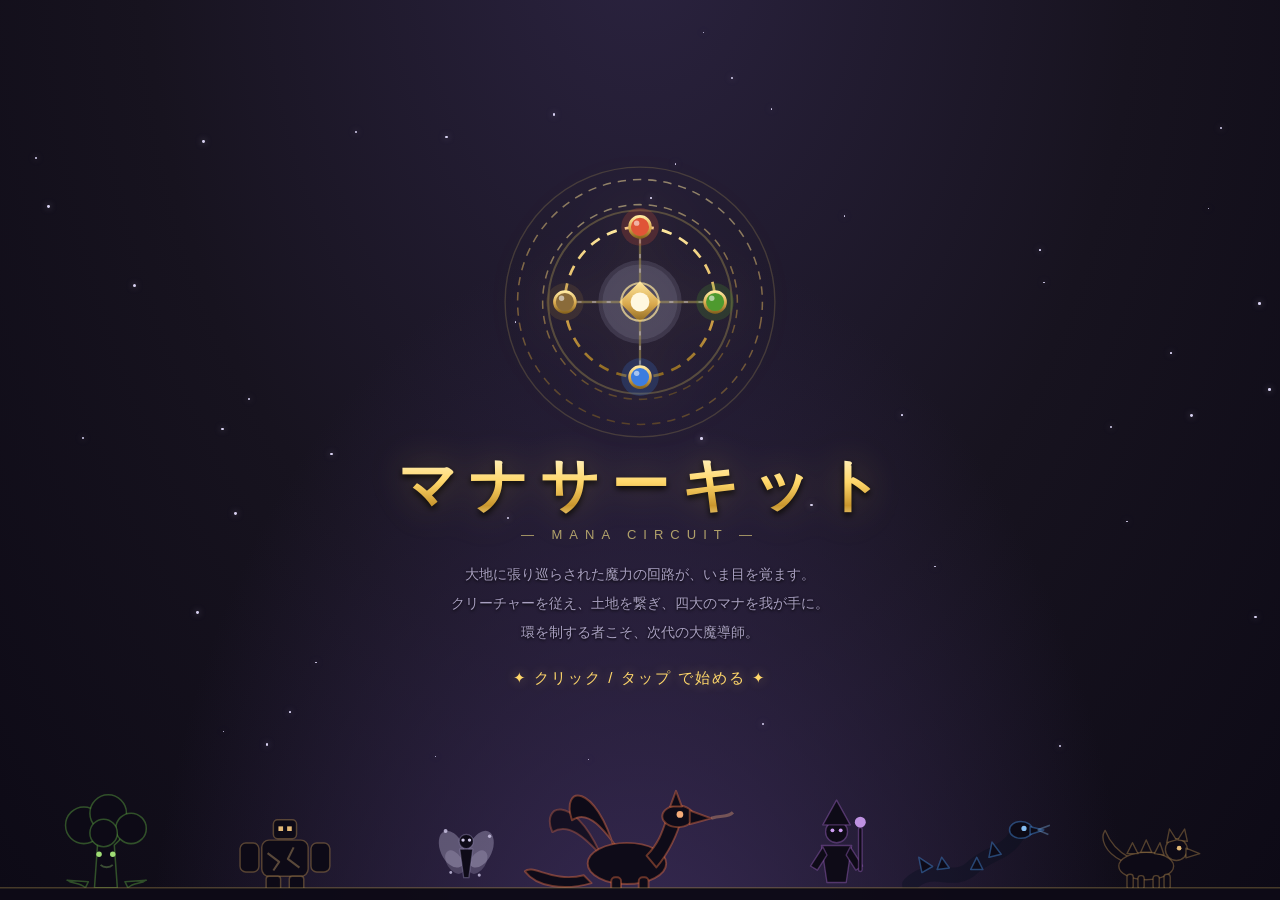
<file: index.html>
<!DOCTYPE html>
<html lang="ja">
<head>
<meta charset="UTF-8">
<meta name="viewport" content="width=device-width, initial-scale=1.0, viewport-fit=cover, user-scalable=no">
<title>マナサーキット — カード×ボード対戦</title>
<!-- ?v= はキャッシュ避け。スマホのブラウザは css/js を強く握り続けるため、
     更新したら必ずこの番号を上げること（上げないと端末に古い版が残り続ける） -->
<link rel="stylesheet" href="css/style.css?v=35">
</head>
<body>
<header>
  <h1>✦ マナサーキット ✦</h1>
  <!-- v28: ヘッダーは「常に横一行」に収める。ズーム枠はゲーム中だけ出し（タイトルでは無意味）、
       🗑捨札は下の #view-toggles（📜ログ・🗺マップと同列）へ移した -->
  <div class="header-right">
    <div id="zoom-ctrl" title="盤面を拡大／縮小（Ctrl+マウスホイール・2本指ピンチでも可）">
      <button id="zoom-out" class="btn small" title="盤面を縮小">－</button>
      <button id="zoom-label" class="btn small" title="等倍に戻す">100%</button>
      <button id="zoom-in" class="btn small" title="盤面を拡大">＋</button>
      <button id="zoom-fit" class="btn small" title="盤面全体が画面に収まる倍率に調整する">⛶<span class="lbl"> 全体</span></button>
    </div>
    <button id="surrender-btn" class="btn small danger hidden" title="自分の番でダイスを振る前にゲームを投了できます">🏳<span class="lbl"> 投了</span></button>
    <button id="mute-btn" class="btn small" title="効果音のオン/オフ">🔊</button>
    <button id="bgm-btn" class="btn small" title="BGMのオン/オフ（ファミコン風チップチューンを自動生成）">🎵</button>
    <button id="help-btn" class="btn small" title="遊び方">❓<span class="lbl"> 遊び方</span></button>
  </div>
</header>

<!-- 上部固定の情報エリア（v27）: 盤面に「重ねない」ためフロー配置にしてある。
     ・#pstrips  … プレイヤー3名分の圧縮情報窓（👥で表示/非表示・クリックで詳細）
     ・#hud-bar  … 対戦情報（ステージ/ラウンド/首位）＋メッセージ＋表示トグル -->
<div id="hud-top">
  <div id="pstrips">
    <div class="pstrip" id="panel-0"></div>
    <div class="pstrip" id="panel-1"></div>
    <!-- 3人目（⚔三つ巴のときだけ表示。それ以外は .unused で非表示） -->
    <div class="pstrip unused" id="panel-2"></div>
  </div>
  <div id="hud-bar">
    <div id="round-info"></div>
    <div id="message">ようこそ</div>
    <!-- v28: 🃏手札トグルは親指の届く操作ドック（ダイスの上）へ移動。
         代わりに🗑捨札をここへ入れ、「見るための窓」を1列にまとめた -->
    <div id="view-toggles">
      <button id="view-panels" class="vt" title="上部の情報窓（3名分）を表示／非表示">👥</button>
      <button id="view-log" class="vt" title="📜ログを表示／非表示">📜</button>
      <button id="view-map" class="vt" title="🗺 マップ確認モード（情報窓・ログ・手札を一時的に隠してマス目を優先表示）">🗺</button>
      <button id="discard-btn" class="vt" title="両者の捨てカードを確認する">🗑</button>
    </div>
  </div>
</div>

<main>
  <div id="board-wrap">
    <div id="board-inner">
      <!-- v35: 地形・道・領地の回路は真下に重ねた別のSVG（#board-bg）に描く。
           地形の粒や回路の流れが動いても、マス目側（#board）を描き直さずに済む＝スマホの描画負荷対策 -->
      <svg id="board-bg" viewBox="0 0 700 700" xmlns="http://www.w3.org/2000/svg" aria-hidden="true"></svg>
      <svg id="board" viewBox="0 0 700 700" xmlns="http://www.w3.org/2000/svg"></svg>
    </div>
  </div>
  <!-- 📜ログ: 広い画面では盤面の右に並べて「盤面に重ねない」。狭い画面だけ左下のフローティングになる -->
  <div id="win-log" class="hud-win"><div id="log"></div><button class="win-close" title="一時的に隠す（👥📜のトグルで戻せます）">✕</button></div>
</main>

<!-- 下段: 手札 ＋ 操作ドック（ダイス）。ここもフロー配置＝盤面に重ならない -->
<div id="bottom-bar">
  <div id="win-hand" class="hud-win framed">
    <div class="win-head"><span id="hand-count"></span></div>
    <!-- 手札は矢印ボタンで1枚ずつ送れる（スマホでスワイプすると戻るジェスチャーと衝突するため） -->
    <div id="hand-row">
      <button id="hand-prev" class="hand-arrow hidden" title="手札を左へ送る">◀</button>
      <div id="hand"></div>
      <button id="hand-next" class="hand-arrow hidden" title="手札を右へ送る">▶</button>
    </div>
    <button class="win-close" title="一時的に隠す（🃏のトグルで戻せます）">✕</button>
  </div>
  <!-- 操作ドック（v27）: 盤面中央にあった 🎲 と操作ボタンをここへ集約。
       ダイスは「出目の表示」と「振るボタン」を同じ丸い場所に重ねてある -->
  <div id="ctrl-dock">
    <button id="action-btn" class="btn primary hidden"></button>
    <!-- v28: 🃏手札の開閉はダイスのすぐ上。手札を畳んで盤面を見る→すぐ戻す、が片手で完結する -->
    <button id="view-hand" class="vt dock-vt" title="🃏手札を大きく／小さく（折りたたみ）">🃏</button>
    <div id="dice-slot" title="直前の出目">
      <div id="dice">🎲</div>
      <button id="roll-btn" class="hidden" title="ダイスを振る（Space / Enter キーでも振れます）">
        <span class="rb-face">🎲</span><span class="rb-lbl">振る</span>
      </button>
    </div>
  </div>
</div>

<!-- ポップアップ通知（ui.js toast）: スペルの効果・機能停止など「影響のあった出来事」を
     画面上部に短く出してすぐ消す。📜ログを閉じて遊んでいても気づけるようにするため。
     pointer-events:none なので盤面やダイアログの操作を邪魔しない -->
<div id="toast-stack"></div>

<div id="overlay">
  <div id="dialog"></div>
</div>

<!-- バトルのカットイン演出（フルスクリーン・⏩でスキップ可）。中身は openBattleView が生成する -->
<div id="battle-cutin" class="hidden"></div>

<!-- ダイアログを一旦閉じて盤面/手札を確認しているときに表示する「選択に戻る」ボタン -->
<button id="peek-restore" class="hidden">▲ 選択ウインドウに戻る</button>

<script src="js/sfx.js?v=35"></script>
<script src="js/bgm.js?v=35"></script>
<script src="js/profile.js?v=35"></script>
<script src="js/cards.js?v=35"></script>
<script src="js/styles.js?v=35"></script>
<script src="js/art.js?v=35"></script>
<script src="js/scenery.js?v=35"></script>
<script src="js/stages.js?v=35"></script>
<script src="js/chars.js?v=35"></script>
<script src="js/weekly.js?v=35"></script>
<script src="js/state.js?v=35"></script>
<script src="js/battle.js?v=35"></script>
<script src="js/ai.js?v=35"></script>
<script src="js/ui.js?v=35"></script>
<script src="js/collection.js?v=35"></script>
<script src="js/missions.js?v=35"></script>
<script src="js/main.js?v=35"></script>
</body>
</html>
</file>
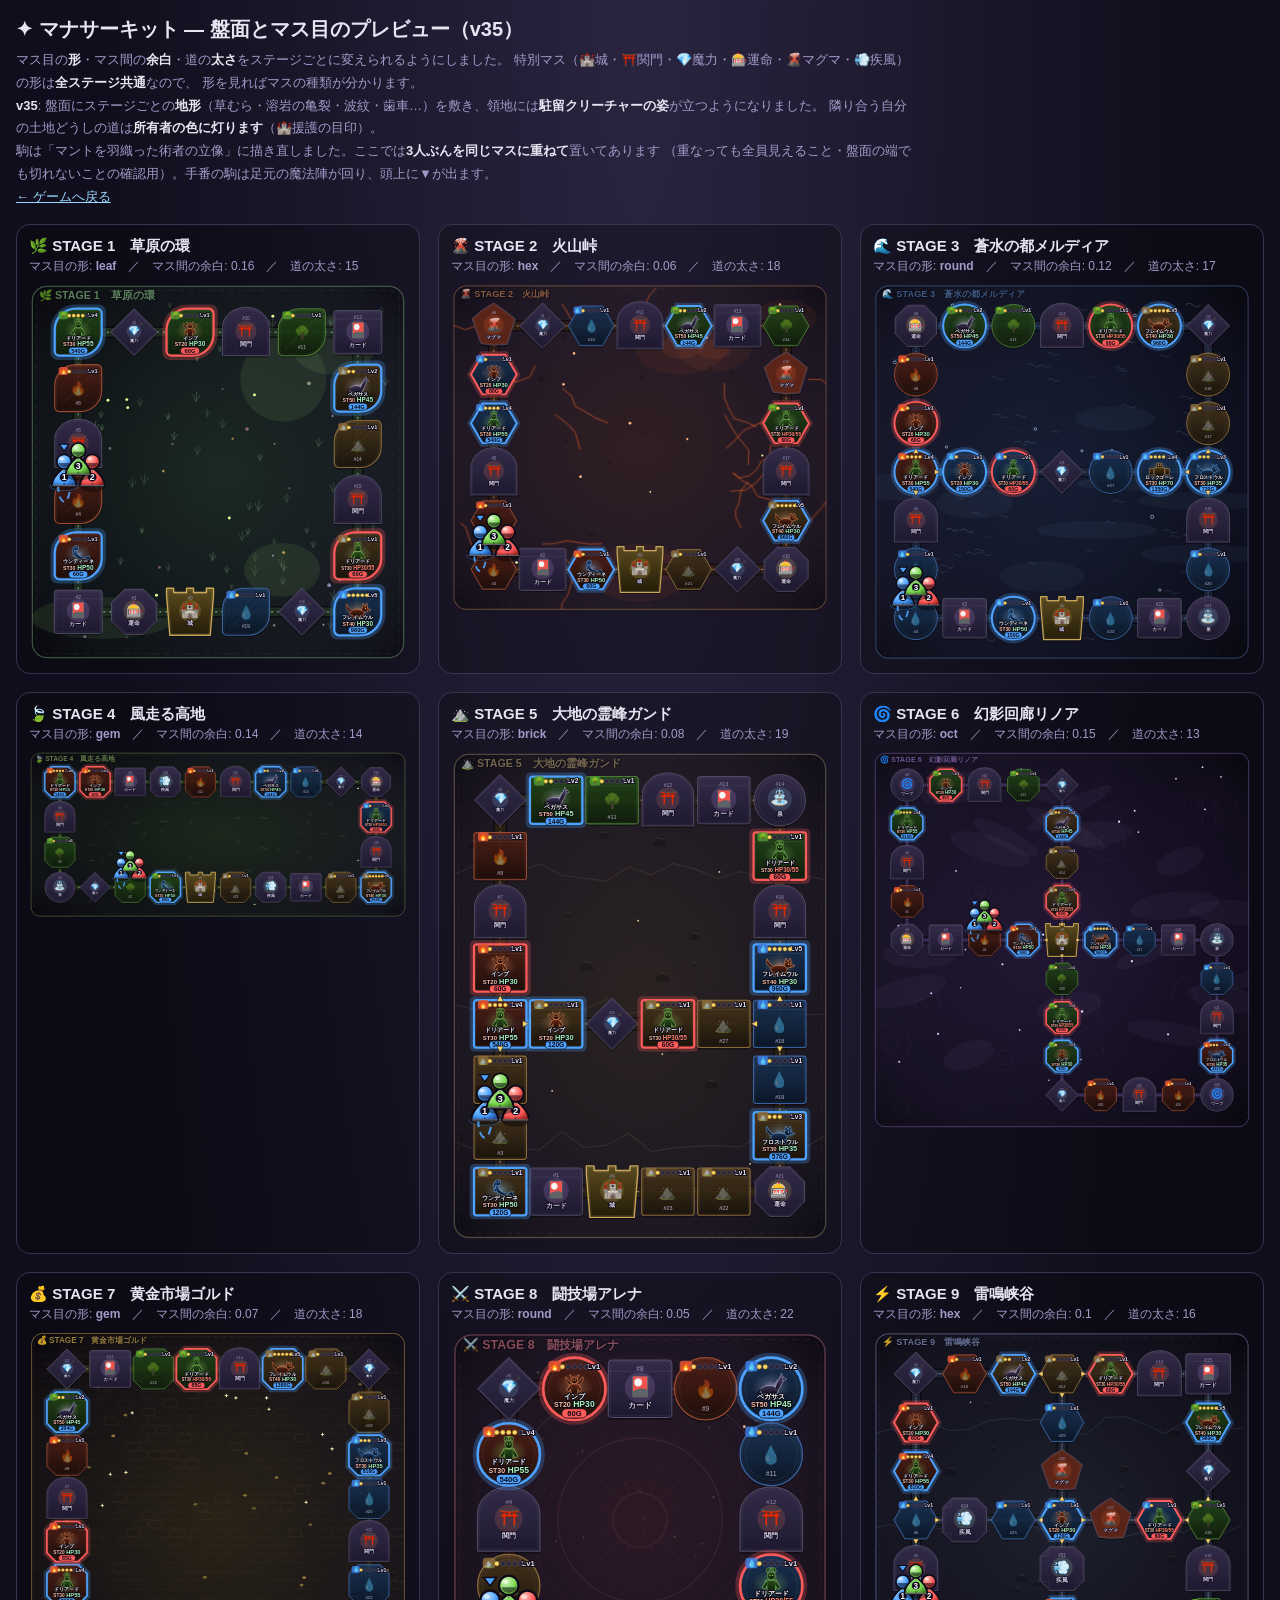
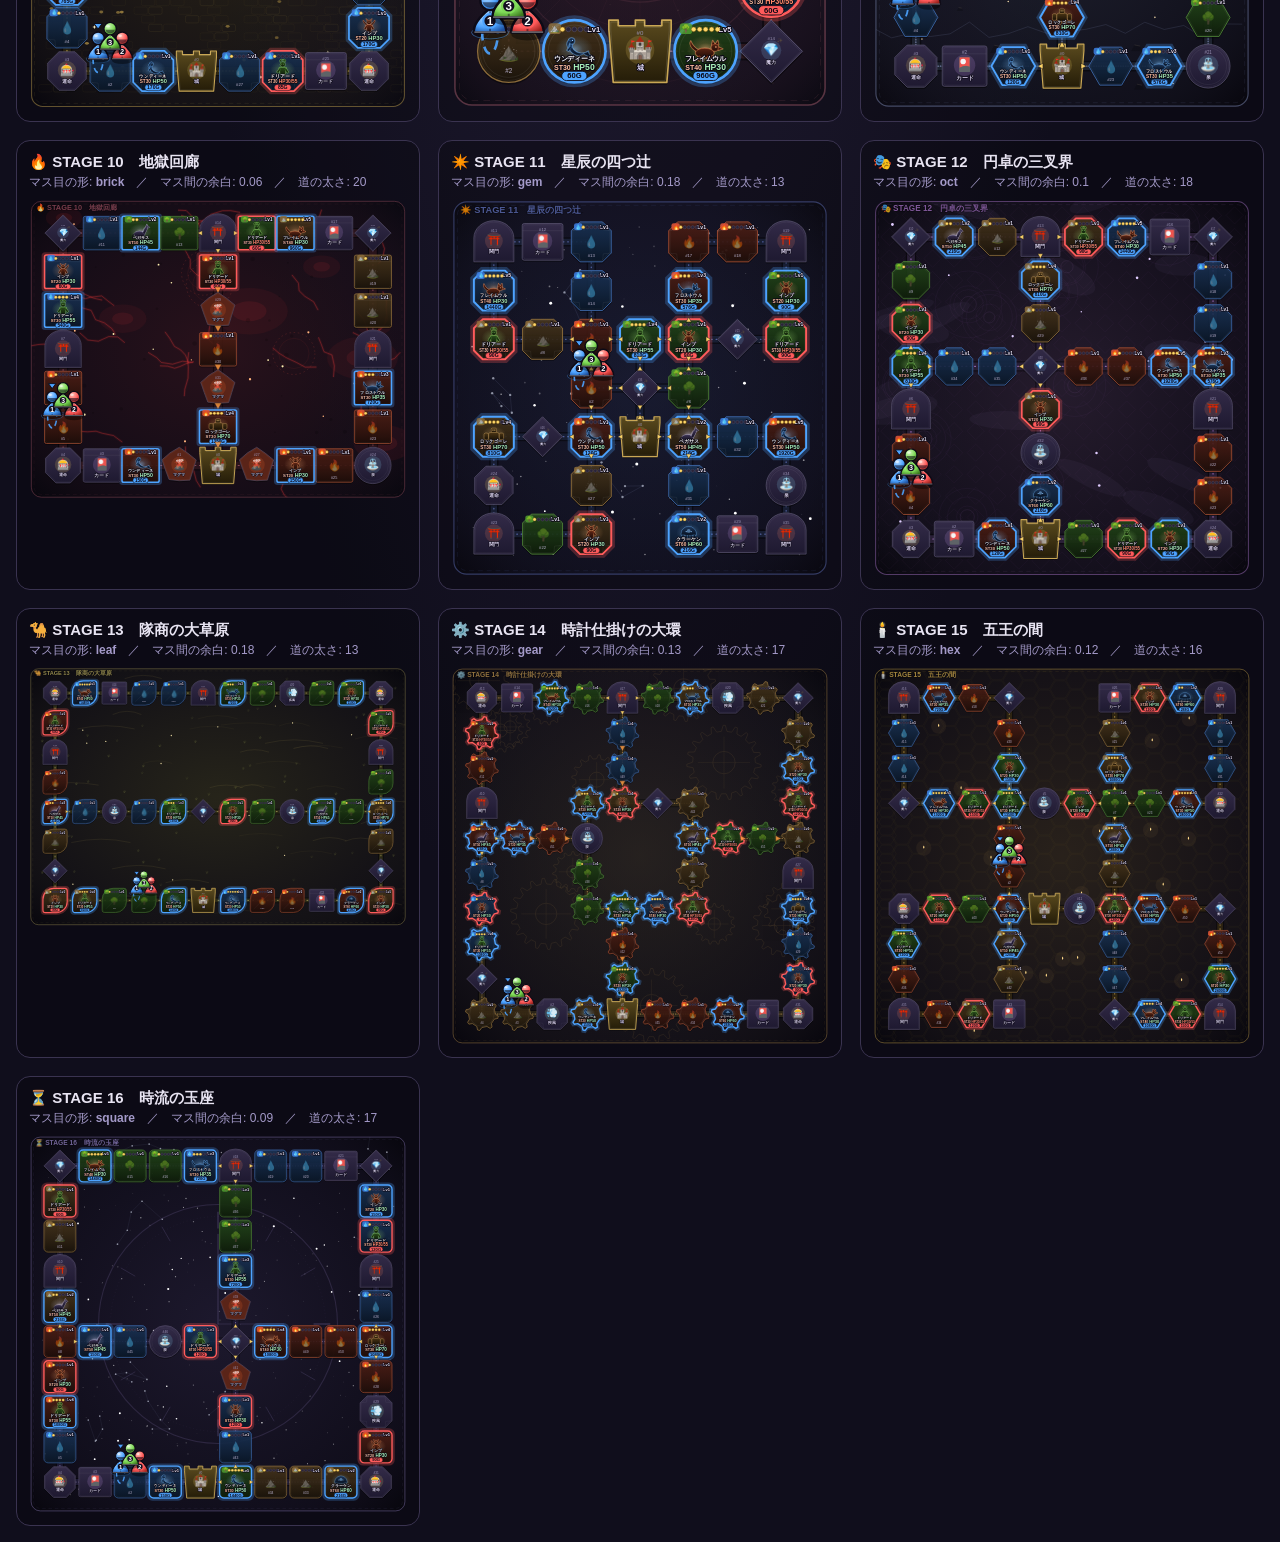
<file: preview-board.html>
<!DOCTYPE html>
<html lang="ja">
<head>
<meta charset="UTF-8">
<meta name="viewport" content="width=device-width, initial-scale=1.0">
<title>マナサーキット — 盤面プレビュー（v35）</title>
<!--
  盤面とマス目の見た目だけを並べて確認するためのページ（対戦はしない）。
  ゲーム本体と同じ js を読み込み、renderBoard をそのまま呼んで描いているので、
  ここで見えるものが実際の盤面と一致する。
  スマホからも https://haradsan.github.io/mana-circuit/preview-board.html で開ける。
-->
<style>
  body {
    margin: 0; padding: 16px;
    background: radial-gradient(ellipse at 50% 0%, #2a2440 0%, #100e1c 60%);
    color: #e8e4f2; font-family: "Yu Gothic UI", "Hiragino Sans", sans-serif;
  }
  h1 { font-size: 20px; margin: 0 0 6px; }
  .note { color: #a49ac9; font-size: 13px; line-height: 1.75; margin: 0 0 16px; max-width: 900px; }
  .note b { color: #e8e4f2; }
  .back { color: #9ad8ff; font-size: 13px; }
  .grid { display: grid; grid-template-columns: repeat(auto-fit, minmax(320px, 1fr)); gap: 18px; }
  .b { background: #00000044; border: 1px solid #3a3350; border-radius: 14px; padding: 12px; }
  .b h2 { font-size: 15px; margin: 0 0 2px; }
  .b p { font-size: 12px; color: #a49ac9; margin: 0 0 8px; }
  .b svg { width: 100%; height: auto; display: block; }
  /* v35: マス目の表示密度（詳細表示のみ）と地形の動き（本体の style.css と同じ規則の抜粋） */
  .t-lo { display: none; }
  .amb { transform-box: fill-box; }
  .amb-rise { animation: amb-rise linear infinite; }
  @keyframes amb-rise { 0% { transform: translate(0, 12px); opacity: 0; } 15% { opacity: 0.9; } 85% { opacity: 0.6; } 100% { transform: translate(8px, -95px); opacity: 0; } }
  .amb-drift { animation: amb-drift ease-in-out infinite alternate; }
  @keyframes amb-drift { 0% { transform: translate(-14px, 8px); opacity: 0.15; } 50% { opacity: 0.95; } 100% { transform: translate(16px, -10px); opacity: 0.2; } }
  .amb-twinkle { animation: amb-twinkle ease-in-out infinite; }
  @keyframes amb-twinkle { 0%, 100% { opacity: 0.08; } 50% { opacity: 0.95; } }
  .amb-flash { animation: amb-flash linear infinite; opacity: 0; }
  @keyframes amb-flash { 0%, 88%, 100% { opacity: 0; } 89% { opacity: 0.95; } 90.5% { opacity: 0.15; } 92% { opacity: 0.85; } 95% { opacity: 0; } }
  .amb-flicker { transform-origin: center bottom; animation: amb-flicker ease-in-out infinite alternate; }
  @keyframes amb-flicker { 0% { opacity: 0.55; transform: scaleY(0.88); } 100% { opacity: 1; transform: scaleY(1.12); } }
  .amb-spin { transform-box: fill-box; transform-origin: center; animation: amb-spin linear infinite; }
  .amb-spin.rev { animation-direction: reverse; }
  @keyframes amb-spin { to { transform: rotate(360deg); } }
  .wind { animation: wind-flow 4.5s linear infinite; }
  @keyframes wind-flow { to { stroke-dashoffset: -156; } }
  .lk-flow { stroke-opacity: 0.9; animation: lk-flow 1.1s linear infinite; }
  @keyframes lk-flow { to { stroke-dashoffset: -28; } }
</style>
</head>
<body>
<h1>✦ マナサーキット — 盤面とマス目のプレビュー（v35）</h1>
<p class="note">
  マス目の<b>形</b>・マス間の<b>余白</b>・道の<b>太さ</b>をステージごとに変えられるようにしました。
  特別マス（🏰城・⛩️関門・💎魔力・🎰運命・🌋マグマ・💨疾風）の形は<b>全ステージ共通</b>なので、
  形を見ればマスの種類が分かります。<br>
  <b>v35</b>: 盤面にステージごとの<b>地形</b>（草むら・溶岩の亀裂・波紋・歯車…）を敷き、領地には<b>駐留クリーチャーの姿</b>が立つようになりました。
  隣り合う自分の土地どうしの道は<b>所有者の色に灯ります</b>（🏰援護の目印）。<br>
  駒は「マントを羽織った術者の立像」に描き直しました。ここでは<b>3人ぶんを同じマスに重ねて</b>置いてあります
  （重なっても全員見えること・盤面の端でも切れないことの確認用）。手番の駒は足元の魔法陣が回り、頭上に▼が出ます。<br>
  <a class="back" href="index.html">← ゲームへ戻る</a>
</p>
<div class="grid" id="grid"></div>

<!-- 本体と同じスクリプト（描画に必要なものだけ） -->
<script src="js/sfx.js?v=35"></script>
<script src="js/profile.js?v=35"></script>
<script src="js/cards.js?v=35"></script>
<script src="js/art.js?v=35"></script>
<script src="js/scenery.js?v=35"></script>
<script src="js/stages.js?v=35"></script>
<script src="js/chars.js?v=35"></script>
<script src="js/weekly.js?v=35"></script>
<script src="js/state.js?v=35"></script>
<script src="js/battle.js?v=35"></script>
<script src="js/ai.js?v=35"></script>
<script src="js/ui.js?v=35"></script>
<script>
// 全16ステージを、実際の renderBoard で1枚ずつ描き出す。
// renderBoard は #board へ書き込むので、作業用の svg を都度 #board に成り代わらせてから描き、
// 出来上がった markup をカードへ移す。
const SAMPLE_MOBS = ["undine", "flamewolf", "rockgolem", "dryad", "frostwolf", "kraken", "pegasus", "imp"];

function makeBoardSVG(stageIdx) {
  const stage = STAGES[stageIdx];
  // newGame は collection.js / main.js に依存しない範囲で使える（state.js）
  const g = newGame(stageIdx, { training: true, royale: true }); // 3人ぶんの駒を出して重なりを確認する
  applyStageLook(stage);
  // 見本として所有地・レベル・駐留クリーチャーを程よく散らす
  const lands = g.tiles.filter(t => t.type === "LAND");
  lands.forEach((t, i) => {
    if (i % 3 === 0) {
      const id = SAMPLE_MOBS[i % SAMPLE_MOBS.length];
      t.owner = 0; t.level = (i % 5) + 1; t.creature = { cardId: id, hp: CARD_BY_ID[id].hp };
    } else if (i % 4 === 0) {
      const id = SAMPLE_MOBS[(i + 3) % SAMPLE_MOBS.length];
      t.owner = 1; t.level = (i % 4) + 1; t.creature = { cardId: id, hp: 30 };
    }
  });
  // 駒の重なりを見せるため、全員を同じマスに立たせる
  g.players.forEach(p => { p.pos = lands[1].id; p.alive = true; });
  g.current = 0;

  const svg = document.createElementNS("http://www.w3.org/2000/svg", "svg");
  svg.id = "board";
  document.body.appendChild(svg);          // renderBoard は getElementById("board") を見る
  const prevG = window.G;
  window.G = g;                            // UI.selectableTiles 等の参照先を合わせる
  applyBoardViewBox(g);
  renderBoard(g);
  window.G = prevG;
  svg.removeAttribute("id");
  svg.remove();
  return svg;
}

const grid = document.getElementById("grid");
STAGES.forEach((stage, i) => {
  const lk = stageLook(stage);
  const box = document.createElement("div");
  box.className = "b";
  box.innerHTML = `<h2>${stage.icon} STAGE ${i + 1}　${stage.name}</h2>` +
    `<p>マス目の形: <b>${lk.shape}</b>　／　マス間の余白: ${lk.gap}　／　道の太さ: ${lk.road}</p>`;
  box.appendChild(makeBoardSVG(i));
  grid.appendChild(box);
});
</script>
</body>
</html>
</file>
<file: css/style.css>
/* ============================================================
   マナサーキット — スタイル（ダークファンタジー基調）
   ============================================================ */
* { margin: 0; padding: 0; box-sizing: border-box; }

/* スマホ: ダブルタップ拡大を無効化（連打操作を速く）。パン・ピンチは要素側で制御 */
* { touch-action: manipulation; }
/* スマホ: ゲーム中のプルリフレッシュ（引っ張って更新）と端のバウンスを防止 */
html, body { overscroll-behavior: none; }

:root {
  --bg: #17131f;
  --bg2: #221c30;
  --panel: #2a2438;
  --border: #4a4260;
  --text: #e8e4f2;
  --dim: #a89fc0;
  --gold: #ffd76a;
  --p0: #4da3ff;
  --p1: #ff5b5b;
}

body {
  background: radial-gradient(ellipse at 50% 0%, #2b2340 0%, var(--bg) 60%);
  color: var(--text);
  font-family: "Yu Gothic UI", "Meiryo", sans-serif;
  /* v27: 画面ぴったりの高さに固定する。上部エリアと下段（手札＋ダイス）をフロー配置にしたので、
     高さが可変（min-height）だとページ全体が縦に伸びて下段が画面外へ出てしまう。
     余った分は盤面（main）が受け持ち、盤面だけが内側でスクロール／ズームする */
  height: 100vh;
  height: 100dvh; /* スマホのアドレスバー伸縮に追従（非対応ブラウザは上の100vhが有効） */
  overflow: hidden;
  display: flex;
  flex-direction: column;
  user-select: none;
  -webkit-tap-highlight-color: transparent; /* タップ時の灰色フラッシュを消す */
}

header {
  display: flex;
  align-items: center;
  justify-content: space-between;
  gap: 10px;
  padding: 8px 18px 5px;
  flex: none;
}
h1 {
  font-size: 21px;
  letter-spacing: 5px;
  white-space: nowrap;
  /* 金彩のグラデーション文字 */
  background: linear-gradient(180deg, #fff3c4 10%, #ffd76a 45%, #c9962e 75%, #ffe9a0);
  -webkit-background-clip: text;
  background-clip: text;
  color: transparent;
  filter: drop-shadow(0 0 10px #ffd76a44) drop-shadow(0 2px 2px #000);
}
/* v28: 折り返さない（nowrap）。狭い画面ではボタンが縮んで詰まるが、決して2段にはしない
   ＝ヘッダーが2段になると盤面の高さを50px前後も食ってしまうため */
.header-right { display: flex; align-items: center; gap: 8px; flex-wrap: nowrap; justify-content: flex-end; min-width: 0; }
.btn.small { padding: 4px 12px; font-size: 12.5px; border-radius: 8px; white-space: nowrap; }
/* ズーム枠はゲーム中だけ（タイトル画面には盤面が無いので出しても意味がない＝その分ヘッダーが空く） */
#zoom-ctrl { display: none; align-items: center; gap: 4px; }
body.in-game #zoom-ctrl { display: flex; }
#zoom-ctrl .btn.small { padding: 4px 10px; }
#zoom-label { min-width: 54px; text-align: center; color: var(--dim); }

/* ============================================================
   上部固定エリア（v27）— 情報窓3名分 ＋ 対戦情報 ＋ 表示トグル
   ------------------------------------------------------------
   v26までは4隅にフローティングの情報窓を置いていたため盤面が隠れていた。
   v27では上部エリア・下段（手札＋ダイス）をどちらも「フロー配置」にして、
   盤面（main）と物理的に重ならないようにしてある。
   ＝盤面の上に乗るのはダイアログ・通知・吹き出しだけ（いずれも一時的）。
   ============================================================ */
#hud-top {
  display: none; /* タイトル画面では出さない。ゲーム中だけ body.in-game で表示 */
  flex: none;
  flex-direction: column;
  gap: 4px;
  padding: 0 12px 4px;
}
body.in-game #hud-top { display: flex; }

/* 3名分の圧縮情報窓（横並び・等幅）。2人対戦では2列にして1枚あたりを広く使う */
#pstrips {
  display: grid;
  grid-template-columns: repeat(3, minmax(0, 1fr));
  gap: 8px;
  width: 100%;
  max-width: min(100%, 1160px);
  margin: 0 auto;
}
#pstrips.n2 { grid-template-columns: repeat(2, minmax(0, 1fr)); max-width: min(100%, 780px); }
#pstrips.hidden { display: none !important; }
.pstrip {
  position: relative;
  min-width: 0;
  background: rgba(42, 36, 56, 0.94);
  border: 1px solid var(--border);
  border-left: 3px solid var(--pc, var(--border));
  border-radius: 10px;
  padding: 5px 9px 6px;
  box-shadow: 0 4px 14px #0007;
  cursor: pointer;
  transition: border-color 0.3s, box-shadow 0.3s;
}
.pstrip:hover { border-color: var(--gold); }
.pstrip.unused { display: none !important; } /* この対戦では使わない3人目 */
.pstrip.active { border-color: var(--gold); box-shadow: 0 0 13px #ffd76a44; }   /* 手番 */
.pstrip.reached { border-color: var(--gold); box-shadow: 0 0 16px #ffd76a55; }  /* ⚑凱旋リーチ */
.pstrip.dead { opacity: 0.45; }
.ps-top { display: flex; align-items: center; gap: 5px; font-size: 13.5px; font-weight: bold; line-height: 1.2; }
.ps-name { min-width: 0; overflow: hidden; text-overflow: ellipsis; white-space: nowrap; }
.ps-magic { flex: none; color: var(--gold); font-size: 12px; white-space: nowrap; }
.ps-mid { display: flex; align-items: center; gap: 7px; margin: 2px 0 1px; }
.ps-assets { flex: none; font-size: 12px; line-height: 1.2; white-space: nowrap; }
.ps-assets b { color: var(--gold); }
.ps-bar { flex: 1; min-width: 24px; height: 5px; background: #17131f; border-radius: 3px; overflow: hidden; }
.ps-bar div { height: 100%; border-radius: 3px; transition: width 0.4s; }
.ps-meta { display: flex; align-items: center; gap: 8px; font-size: 10.5px; line-height: 1.3; color: var(--dim); white-space: nowrap; overflow: hidden; }
.ps-meta .ps-gap { margin-left: auto; }
.pstrip .p-rank { font-size: 11.5px; padding: 0 5px; }
.pstrip .p-face { margin-right: 0; vertical-align: -4px; }

/* 対戦情報（左）／メッセージ（中央）／表示トグル（右） */
#hud-bar { display: flex; align-items: center; gap: 10px; min-height: 26px; }
#round-info {
  flex: 0 1 auto;
  color: var(--dim);
  font-size: 12.5px;
  white-space: nowrap;
  overflow: hidden;
  text-overflow: ellipsis;
}
#message {
  flex: 1;
  min-width: 0;
  text-align: center;
  font-size: 14.5px;
  font-weight: bold;
  color: var(--gold);
  text-shadow: 0 2px 8px #000;
  white-space: nowrap;
  overflow: hidden;
  text-overflow: ellipsis;
}
/* 表示トグル（👥情報窓 / 📜ログ / 🃏手札 / 🗺マップ確認）。隠している間は暗くなる */
#view-toggles { display: none; flex: none; gap: 4px; }
body.in-game #view-toggles { display: flex; }
.vt {
  width: 34px;
  height: 28px;
  background: var(--panel);
  color: var(--text);
  border: 1px solid var(--border);
  border-radius: 8px;
  font-size: 14px;
  font-family: inherit;
  cursor: pointer;
  padding: 0;
  transition: all 0.15s;
}
.vt:hover { border-color: var(--gold); }
.vt.off { opacity: 0.38; }                                        /* 非表示中 */
.vt.on { border-color: var(--gold); box-shadow: 0 0 10px #ffd76a55; background: #4a3a12; } /* マップ確認モード中 */
/* v28: 操作ドックに置いた🃏手札トグル。ダイスと同じ幅で縦に積み、親指の定位置に収める */
.vt.dock-vt {
  width: 74px;
  height: 30px;
  font-size: 15px;
  background: rgba(42, 36, 56, 0.94);
  box-shadow: 0 4px 14px #0007;
}

main {
  flex: 1;
  display: flex;
  gap: 8px;
  padding: 2px 12px 4px;
  min-height: 0;
}

/* ---------- 盤面 ---------- */
#board-wrap {
  flex: 1;
  min-width: 0;
  display: flex;
  /* 拡大時にはみ出した盤面をスクロールで見られるようにする（safe=先頭が切れないよう配置） */
  justify-content: safe center;
  align-items: safe center;
  overflow: auto;
  padding: 4px;
  /* スマホ: 1本指スクロールは許可しつつ、2本指ピンチは自前のズーム処理（main.js）へ渡す */
  touch-action: pan-x pan-y;
}
/* SVGとHUDを同じ箱に入れ、HUDの%座標が盤面基準になるようにする */
#board-inner {
  position: relative;
  flex: none;
}
#board {
  display: block;
  /* 等倍（100%）＝盤面エリアの高さぴったり。--board-base は ui.js syncHudMetrics が実測して入れる
     （情報窓・手札の開閉で盤面エリアの高さが変わるため。未設定の環境でも 66vh で破綻しない）。
     --zoom（ズームボタン/Ctrl+ホイール/ピンチ）でここから拡大縮小する */
  height: calc(var(--board-base, 66vh) * var(--zoom, 1));
  aspect-ratio: 1;
}
.tile rect { transition: stroke 0.2s; }
/* v35: 地形・道・領地の回路は真下に重ねた別のSVG（#board-bg）。#board と同じ箱・同じ viewBox */
#board-bg { position: absolute; inset: 0; width: 100%; height: 100%; display: block; pointer-events: none; }
#board { position: relative; }
.tile { cursor: pointer; }

/* ---------- 盤面の表示密度（v35・LOD） ----------
   マスの実寸が小さい（スマホの全体表示）ときは #board.lod-lo になり、細かい文字（.t-hi）を隠して
   大きな通行料の札・大きな紋章（.t-lo）に切り替える。拡大すると詳細表示に戻る（ui.js updateBoardLod） */
.t-lo { display: none; }
.lod-lo .t-lo { display: inline; }
.lod-lo .t-hi { display: none; }

/* ---------- 盤面の地形の動き（v35・scenery.js） ---------- */
.amb { transform-box: fill-box; }
.amb-rise { animation: amb-rise linear infinite; }
@keyframes amb-rise {
  0%   { transform: translate(0, 12px); opacity: 0; }
  15%  { opacity: 0.9; }
  85%  { opacity: 0.6; }
  100% { transform: translate(8px, -95px); opacity: 0; }
}
.amb-drift { animation: amb-drift ease-in-out infinite alternate; }
@keyframes amb-drift {
  0%   { transform: translate(-14px, 8px); opacity: 0.15; }
  50%  { opacity: 0.95; }
  100% { transform: translate(16px, -10px); opacity: 0.2; }
}
.amb-twinkle { animation: amb-twinkle ease-in-out infinite; }
@keyframes amb-twinkle { 0%, 100% { opacity: 0.08; } 50% { opacity: 0.95; } }
.amb-flash { animation: amb-flash linear infinite; opacity: 0; }
@keyframes amb-flash {
  0%, 88%, 100% { opacity: 0; }
  89%   { opacity: 0.95; }
  90.5% { opacity: 0.15; }
  92%   { opacity: 0.85; }
  95%   { opacity: 0; }
}
.amb-flicker { transform-origin: center bottom; animation: amb-flicker ease-in-out infinite alternate; }
@keyframes amb-flicker { 0% { opacity: 0.55; transform: scaleY(0.88); } 100% { opacity: 1; transform: scaleY(1.12); } }
.amb-spin { transform-box: fill-box; transform-origin: center; animation: amb-spin linear infinite; }
.amb-spin.rev { animation-direction: reverse; }
@keyframes amb-spin { to { transform: rotate(360deg); } }
.wind { animation: wind-flow 4.5s linear infinite; }
@keyframes wind-flow { to { stroke-dashoffset: -156; } }
/* 🔗 領地の回路（隣り合う自領どうしの道が所有者の色で灯り、光が流れる） */
.lk-flow { stroke-opacity: 0.9; animation: lk-flow 1.1s linear infinite; }
@keyframes lk-flow { to { stroke-dashoffset: -28; } }

/* ---------- 盤面の演出（v35・ui.js fxFloat / fxRing） ---------- */
.fx-float { transform-box: fill-box; transform-origin: center; animation: fx-float 1.45s cubic-bezier(0.2, 0.8, 0.3, 1) both; }
@keyframes fx-float {
  0%   { transform: translateY(10px) scale(0.5); opacity: 0; }
  14%  { transform: translateY(0) scale(1.2); opacity: 1; }
  26%  { transform: translateY(-2px) scale(1); }
  72%  { opacity: 1; }
  100% { transform: translateY(-40px) scale(1); opacity: 0; }
}
.fx-ring { transform-box: fill-box; transform-origin: center; animation: fx-ring 0.9s ease-out both; }
.fx-ring2 { animation-duration: 0.6s; }
@keyframes fx-ring { 0% { transform: scale(0.5); opacity: 0.95; } 100% { transform: scale(1.75); opacity: 0; } }
@media (prefers-reduced-motion: reduce) {
  .amb, .amb-spin, .wind, .lk-flow { animation: none !important; }
}

/* ============================================================
   下段（v27）— 手札 ＋ 操作ドック（ダイス）
   v26までは 🎲 と操作ボタンが盤面中央（#center-hud）にあり、中央のマスを隠していた。
   v27では下段の右端＝親指の届く位置へ移し、盤面の上から完全に外した。
   ============================================================ */
#bottom-bar {
  display: none;
  flex: none;
  align-items: flex-end;
  justify-content: center;
  gap: 8px;
  padding: 0 10px calc(8px + env(safe-area-inset-bottom, 0px));
}
body.in-game #bottom-bar { display: flex; }

#ctrl-dock { flex: none; display: flex; flex-direction: column; align-items: center; gap: 6px; }
/* ダイスの丸い定位置。「直前の出目の表示」と「振るボタン」を同じ場所に重ねてある
   ＝重要なアイコンなので小さくせず、かつ盤面には重ならない */
#dice-slot {
  position: relative;
  width: 74px;
  height: 74px;
  border-radius: 50%;
  background: radial-gradient(circle at 35% 28%, #3a3153, #201a2e 72%);
  border: 2px solid var(--border);
  box-shadow: 0 6px 20px #000a, inset 0 0 16px #0009;
  display: flex;
  align-items: center;
  justify-content: center;
}
#dice {
  font-size: 34px;
  font-weight: bold;
  color: #fff;
  line-height: 1;
  text-shadow: 0 3px 10px #000;
  transition: transform 0.1s;
}
#dice.rolling { transform: scale(1.15) rotate(8deg); }
/* 振るボタン（ダイス待ちのときだけ出目表示の上に重なる。金の脈動で「押すところ」を示す） */
#roll-btn {
  position: absolute;
  inset: -4px;
  border-radius: 50%;
  border: 2px solid var(--gold);
  background: radial-gradient(circle at 35% 28%, #b08c2c, #6b520f 72%);
  color: #fff;
  font-family: inherit;
  cursor: pointer;
  padding: 0;
  display: flex;
  flex-direction: column;
  align-items: center;
  justify-content: center;
  gap: 1px;
  animation: rollPulse 1.7s ease-out infinite;
}
#roll-btn:hover { filter: brightness(1.18); }
#roll-btn.hidden { display: none !important; }
.rb-face { font-size: 27px; line-height: 1; filter: drop-shadow(0 2px 3px #000); }
.rb-lbl { font-size: 10.5px; font-weight: bold; letter-spacing: 1px; }
@keyframes rollPulse {
  0%        { box-shadow: 0 0 0 0 #ffd76aaa, 0 6px 20px #000a; }
  70%, 100% { box-shadow: 0 0 0 13px #ffd76a00, 0 6px 20px #000a; }
}
/* ダイス以外のメイン操作（▶次へ等）はドックの上に小さめのピルで出す */
#ctrl-dock #action-btn { max-width: 160px; font-size: 13px; padding: 8px 14px; white-space: normal; }

/* ---------- ボタン ---------- */
.btn {
  background: var(--panel);
  color: var(--text);
  border: 1px solid var(--border);
  border-radius: 10px;
  padding: 10px 22px;
  font-size: 15px;
  font-family: inherit;
  cursor: pointer;
  transition: all 0.15s;
  white-space: nowrap;
}
.btn:hover { border-color: var(--gold); color: var(--gold); }
.btn.primary {
  background: linear-gradient(180deg, #8a6d1f, #6b520f);
  border-color: var(--gold);
  color: #fff;
  font-weight: bold;
  box-shadow: 0 0 14px #ffd76a33;
}
.btn.primary:hover { filter: brightness(1.2); color: #fff; }
.btn.danger { color: #ff9a9a; border-color: #a04a4a; }
.btn.danger:hover { background: #4a2020; color: #ffb3b3; border-color: #ff6b6b; }
.hidden { display: none !important; }
/* ゲーム中だけ表示するヘッダーボタン（捨札確認など）。タイトル画面では隠す */
/* （v28で .in-game-only の利用箇所は無くなった。🗑捨札は #view-toggles、
    ズーム枠は #zoom-ctrl 自身が body.in-game で切り替わる） */

/* ---------- ログ／手札のウィンドウ ---------- */
/* 既定（タイトル画面など）は非表示。ゲーム中だけ body.in-game で表示する。
   v27: どちらもフロー配置（ログは広い画面では盤面の右／手札は下段）＝盤面に重ならない。
   狭い画面のログだけは例外的にフローティング（下の @media (max-width: 980px) 参照） */
.hud-win { display: none; position: relative; }
body.in-game .hud-win { display: block; }
body.in-game .hud-win.hidden { display: none !important; }
.hud-win.framed {
  background: rgba(34, 28, 48, 0.94);
  border: 1px solid var(--border);
  border-radius: 12px;
  padding: 8px 10px 10px;
  box-shadow: 0 8px 28px #000a;
  backdrop-filter: blur(3px);
}
/* 📜ログ: 広い画面では盤面の右の余白（正方形の盤面では必ず余る）に縦長で並べる */
#win-log { flex: none; width: 258px; align-self: stretch; }
body.in-game #win-log { display: flex; flex-direction: column; }
/* 🃏手札: 下段の中央。狭い画面では縮んでカードが横スクロールになる */
#win-hand { flex: 1 1 auto; min-width: 0; max-width: min(96vw, 940px); }
/* 各ウィンドウ右上の「✕」（一時的に隠す。上部バーのトグルで戻せる） */
.win-close {
  position: absolute;
  top: -9px;
  right: -9px;
  width: 22px;
  height: 22px;
  line-height: 20px;
  text-align: center;
  border-radius: 50%;
  background: var(--panel);
  color: var(--dim);
  border: 1px solid var(--border);
  font-size: 12px;
  cursor: pointer;
  padding: 0;
  z-index: 2;
}
.win-close:hover { border-color: var(--gold); color: var(--gold); }
.win-head { font-size: 12px; color: var(--dim); margin-bottom: 4px; }
/* 手札の折りたたみ（🃏トグル）: 枚数の帯だけ残して盤面を広く使う */
body.hand-min #win-hand #hand-row { display: none; }
body.hand-min #win-hand { padding: 6px 12px; flex: none; }
body.hand-min #win-hand .win-head { margin-bottom: 0; }

/* ---------- プレイヤー詳細ポップアップ（情報窓のクリックで開く・表示専用） ---------- */
#info-pop {
  position: fixed;
  inset: 0;
  z-index: 280;
  display: none;
  align-items: center;
  justify-content: center;
  background: rgba(10, 8, 16, 0.72);
  padding: 16px;
  backdrop-filter: blur(2px);
}
#info-pop.show { display: flex; }
.ip-box {
  background: linear-gradient(180deg, #2c2540, #211b30);
  border: 1px solid var(--border);
  border-radius: 16px;
  padding: 16px 18px;
  max-width: min(94vw, 520px);
  max-height: 86vh;
  max-height: 86dvh;
  overflow-y: auto;
  box-shadow: 0 18px 50px #000c;
}
.ip-name { font-size: 17px; font-weight: bold; margin-bottom: 8px; display: flex; align-items: center; gap: 7px; }
.ip-lands { margin-top: 10px; border-top: 1px solid var(--border); padding-top: 8px; }
.ip-land { display: flex; gap: 8px; font-size: 12px; color: #d8d2e8; line-height: 1.75; }
.ip-land .ipl-no { color: var(--dim); min-width: 34px; }
.ip-land .ipl-toll { margin-left: auto; color: var(--gold); }
.ip-empty { font-size: 12px; color: var(--dim); }

/* キャラの顔絵（chars.js） */
.p-face { display: inline-block; vertical-align: -4px; }
/* 目標資産に到達（⚑凱旋リーチ）＝「あとは城へ帰るだけ」を全員に見せる金のバッジ */
.p-reach {
  display: inline-block;
  flex: none;
  font-size: 10.5px;
  color: #1a1526;
  background: linear-gradient(180deg, #ffe9a0, #ffd76a);
  border-radius: 8px;
  padding: 1px 6px;
  animation: reachBlink 1.2s ease-in-out infinite;
}
@keyframes reachBlink { 0%, 100% { opacity: 1; } 50% { opacity: 0.55; } }

/* 🔥劣勢チップ（v31）: 総資産が首位の80%未満＝⚒逆転スペル・🔥反骨・周回1.5倍・スペル25%OFFが効く状態。
   「条件のあるカードがいつ使えるのか分からない」への対応で、状態そのものを情報窓に出す */
.p-under {
  display: inline-block;
  flex: none;
  font-size: 10.5px;
  color: #fff2e0;
  background: linear-gradient(180deg, #b8442a, #7a2414);
  border: 1px solid #ff8a5a;
  border-radius: 8px;
  padding: 0 5px;
}
/* ⚔決戦の刻に入るとヘッダーの対戦情報が金色に灯る */
#round-info.climax { color: #ffd76a; text-shadow: 0 0 8px rgba(255, 190, 80, 0.45); }

/* 現状順位（standingsOf・総資産順）のメダルチップ */
.p-rank {
  flex: none;
  font-weight: bold;
  font-size: 13px;
  color: var(--text);
  background: rgba(255, 255, 255, 0.06);
  border: 1px solid var(--border);
  border-radius: 8px;
  padding: 0 7px;
  letter-spacing: 0.5px;
}
.p-rank.r1 { color: #1a1526; background: linear-gradient(180deg, #ffe9a0, #ffd76a); border-color: #ffd76a; }
.p-rank.r2 { color: #f2f2f8; background: linear-gradient(180deg, #b8bcd0, #8f93aa); border-color: #b8bcd0; }
.p-rank.r3 { color: #2a1a10; background: linear-gradient(180deg, #e2a877, #c98550); border-color: #e2a877; }

#log {
  /* 広い画面ではサイドバーいっぱいに伸びる（狭い画面は @media 側で固定高さにする） */
  flex: 1;
  min-height: 0;
  background: rgba(28, 23, 40, 0.94);
  border: 1px solid var(--border);
  border-radius: 12px;
  padding: 10px 12px;
  overflow-y: auto;
  font-size: 12.5px;
  line-height: 1.65;
  box-shadow: 0 8px 28px #000a;
  backdrop-filter: blur(3px);
}
.log-line { color: var(--dim); }
.log-line.sys { color: var(--gold); font-weight: bold; }
.log-line.battle { color: #ff9a7a; }
.log-line.warn { color: #ffb84d; }

/* ---------- 手札（下段ウィンドウ） ---------- */
#hand-count { font-size: 12px; color: var(--dim); }
#hand-row { display: flex; align-items: stretch; gap: 4px; min-width: 0; }
#hand {
  display: flex;
  gap: 10px;
  flex-wrap: nowrap;
  overflow-x: auto;
  overflow-y: hidden;
  /* 幅は親（#win-hand）に従う＝下段で操作ドックと並んでも溢れない */
  flex: 1;
  min-width: 0;
  padding-bottom: 4px;
  /* スマホ: 手札スクロールが端に達してもブラウザの「戻る/進む」ナビゲーションへ連鎖させない */
  overscroll-behavior-x: contain;
  touch-action: pan-x;
  /* scroll-behavior: smooth は環境によってプログラムスクロール（矢印送り）を殺すため使わない */
}
#hand .card, #hand .flip3d { flex: 0 0 auto; }
/* 手札送りの矢印（オーバーフロー時のみ表示）。スワイプ不要でカードを見られる */
.hand-arrow {
  flex: none;
  width: 30px;
  align-self: stretch;
  background: var(--panel);
  color: var(--gold);
  border: 1px solid var(--border);
  border-radius: 8px;
  font-size: 14px;
  cursor: pointer;
  padding: 0;
}
.hand-arrow:hover { border-color: var(--gold); }
.hand-arrow:disabled { opacity: 0.25; cursor: default; }

/* ============================================================
   カード（v35 刷新）— 属性色のグラデーション額縁＋アート窓＋名札＋宝石バッジ
   ------------------------------------------------------------
   v34までは「暗い地に細い縁取り」で、属性やレア度の差が縁の色くらいしか無かった。
   v35では ①額縁そのものを属性色のグラデーションにし（--cb1〜3）②アート窓を大きく（比率12:7）
   ③名札をアートの下端に重ね ④ST/HPを剣と盾の宝石バッジに（左下=攻撃・右下=体力）した。
   高さは中身で決まる（アート窓は aspect-ratio）＝手札・ダイアログ・詳細のどのサイズでも崩れない。
   ============================================================ */
/* 手札のカードは少し小ぶりにして下段の高さを抑える（そのぶん盤面が広くなる）。
   ダイアログ・アルバム・カード詳細のカードは従来サイズのまま */
#hand .card { width: 112px; font-size: 11.5px; }
#hand .c-name { font-size: 11px; }
#hand .c-desc { font-size: 10px; }

.card {
  /* 地色（上→下）と額縁（明→属性色→暗）。種類ごとに下で上書きする */
  --cf1: #2c2740; --cf2: #16121f;
  --cb1: #f2efff; --cb2: #9d97b5; --cb3: #403a58;
  width: 128px;
  position: relative;
  display: flex;
  flex-direction: column;
  padding: 4px 4px 5px;
  border: 2px solid transparent;
  border-radius: 11px;
  background:
    radial-gradient(ellipse at 50% 0%, #ffffff10, transparent 60%) padding-box,
    linear-gradient(180deg, var(--cf1), var(--cf2)) padding-box,
    linear-gradient(150deg, var(--cb1) 0%, var(--cb2) 36%, var(--cb3) 100%) border-box;
  font-size: 12px;
  overflow: hidden; /* 光沢スイープ・ホロ箔をカード内に収める */
  box-shadow: 0 4px 12px #000a;
  transition: transform 0.15s, box-shadow 0.15s, filter 0.15s;
}
/* 内側の細い額縁線（金属の縁の照り返し） */
.card::before {
  content: "";
  position: absolute;
  inset: 1px;
  border: 1px solid #ffffff17;
  border-radius: 9px;
  pointer-events: none;
  z-index: 3;
}
.card.el-fire    { --cf1: #3d1d16; --cf2: #1c0f0c; --cb1: #ffd8c0; --cb2: #e05537; --cb3: #5a1a0e; }
.card.el-wood    { --cf1: #1f3519; --cf2: #0f1a0c; --cb1: #dcf5c0; --cb2: #4e9a2f; --cb3: #1a3a10; }
.card.el-earth   { --cf1: #35291b; --cf2: #1a130c; --cb1: #f5dcae; --cb2: #a8803e; --cb3: #453012; }
.card.el-water   { --cf1: #172b47; --cf2: #0c1525; --cb1: #cfe6ff; --cb2: #3d7de0; --cb3: #142f60; }
.card.el-neutral { --cf1: #2c2740; --cf2: #16121f; --cb1: #f2efff; --cb2: #9d97b5; --cb3: #403a58; }
.card.spell      { --cf1: #2d1a3e; --cf2: #160d20; --cb1: #f3dcff; --cb2: #b06fd6; --cb3: #3f1c5c; }
.card.item       { --cf1: #342912; --cf2: #19130a; --cb1: #fff2c0; --cb2: #c9a755; --cb3: #54400f; }
.card.disabled { opacity: 0.38; pointer-events: none; filter: saturate(0.5); } /* コスト不足カードはクリック自体を無効化（魔力不足での召喚防止） */
.card.selectable, .card.castable { cursor: pointer; }
.card.selectable:hover, .card.castable:hover {
  transform: translateY(-4px);
  box-shadow: 0 8px 18px #000b, 0 0 14px #ffd76a66;
}
/* 使えるスペル: 金色の脈動（手札の中で「押せる」ことが遠目にも分かる） */
.card.castable { animation: castable-pulse 1.6s ease-in-out infinite; }
@keyframes castable-pulse {
  0%, 100% { box-shadow: 0 4px 12px #000a, 0 0 6px #d9a6ff55; }
  50%      { box-shadow: 0 4px 12px #000a, 0 0 16px #ffd76acc; }
}

/* アート窓（比率12:7＝cardArtSVG の 120×70 と一致。幅に追随して高さが決まる） */
.c-art {
  position: relative;
  aspect-ratio: 12 / 7;
  flex: none;
  border-radius: 7px 7px 3px 3px;
  overflow: hidden;
  border: 1px solid #000c;
  box-shadow: inset 0 0 12px #000a, 0 0 0 1px #ffffff12;
}
.c-art svg { display: block; width: 100%; height: 100%; }
/* 属性・種別の紋章（アートの右上の丸いバッジ） */
.c-elem {
  position: absolute;
  top: 3px;
  right: 3px;
  z-index: 2;
  width: 19px;
  height: 19px;
  display: flex;
  align-items: center;
  justify-content: center;
  font-size: 11px;
  line-height: 1;
  border-radius: 50%;
  background: radial-gradient(circle at 40% 35%, #3a3150, #0d0a14);
  border: 1px solid var(--cb2);
  box-shadow: 0 1px 4px #000c;
}
/* コスト宝珠（左上に重なる） */
.c-cost {
  position: absolute;
  top: 2px;
  left: 2px;
  z-index: 4;
  width: 26px;
  height: 26px;
  display: flex;
  align-items: center;
  justify-content: center;
  border-radius: 50%;
  background: radial-gradient(circle at 35% 30%, #fff4c8, #e0b04a 45%, #8a6620 90%);
  color: #2a1c02;
  font-weight: 900;
  font-size: 11px;
  letter-spacing: -0.5px;
  border: 1.5px solid #5a420c;
  box-shadow: 0 2px 5px #000c, 0 0 8px #ffd76a55, inset 0 -2px 3px #0004;
}
/* 名札（アートの下端に重ねる金属のプレート） */
.c-name {
  position: relative;
  z-index: 3;
  margin: -8px 3px 3px;
  padding: 2px 4px;
  font-weight: bold;
  font-size: 11.5px;
  line-height: 1.35;
  text-align: center;
  white-space: nowrap;
  overflow: hidden;
  text-overflow: ellipsis;
  color: #fff;
  text-shadow: 0 1px 2px #000;
  background: linear-gradient(180deg, #2e2740, #120e1a);
  border: 1px solid var(--cb2);
  border-radius: 6px;
  box-shadow: 0 2px 6px #000b, inset 0 1px 0 #ffffff22;
}
.c-body { flex: 1; display: flex; flex-direction: column; min-height: 0; }
/* ST（剣）／HP（盾）の宝石バッジ。下端に固定＝能力の数が違っても位置が揃う */
.c-stats { display: flex; justify-content: space-between; align-items: center; margin-top: auto; gap: 4px; }
.c-st, .c-hp {
  display: inline-flex;
  align-items: baseline;
  gap: 2px;
  font-weight: 900;
  font-size: 13px;
  line-height: 1;
  padding: 3px 6px 3px 5px;
  border-radius: 8px;
  color: #fff;
  text-shadow: 0 1px 2px #000;
  box-shadow: 0 2px 4px #000a, inset 0 1px 0 #ffffff33;
}
.c-st { background: linear-gradient(180deg, #d0582e, #6e2210); border: 1px solid #ffa47a; }
.c-hp { background: linear-gradient(180deg, #34955a, #144a24); border: 1px solid #9ee8b0; }
.c-st small, .c-hp small { font-size: 7.5px; font-weight: bold; opacity: 0.85; letter-spacing: 0.3px; }
.c-desc {
  color: #d8d1ea;
  font-size: 10.5px;
  line-height: 1.45;
  min-height: 44px;
  padding: 4px 5px 11px;
  background: #00000055;
  border: 1px solid #ffffff10;
  border-radius: 6px;
}
.c-ab { min-height: 16px; text-align: center; margin: 0 0 4px; line-height: 1.2; }
.ab {
  display: inline-block;
  background: #4a2a5a;
  color: #e8c4ff;
  border: 1px solid #7a4a94;
  border-radius: 5px;
  padding: 0 5px;
  font-size: 10px;
  margin: 2px 1px 0;
}
/* 🤝絆（v31）: 相方が自領にいるときだけ働く条件つき効果。成立していれば .lit で金色に灯る */
.ab.bond { background: #1f3346; color: #9ad8ff; border-color: #3f6c8f; }
.ab.bond.lit {
  background: linear-gradient(180deg, #ffe9a0, #d9a94e);
  border-color: #fff2c0;
  color: #241a05; font-weight: bold;
  box-shadow: 0 0 8px #ffd76a88;
}
.cd-bond-kind {
  margin-left: 6px; font-size: 10px; font-weight: normal;
  background: #2a3a4a; color: #9ad8ff; border-radius: 4px; padding: 0 5px;
}
/* 魔力の光沢（ゆっくり流れる斜めのきらめき） */
.c-shine {
  position: absolute;
  inset: 0;
  pointer-events: none;
  z-index: 2;
  background: linear-gradient(115deg, transparent 32%, #ffffff12 45%, #ffd76a1e 50%, transparent 64%);
  background-size: 300% 100%;
  animation: card-shine 5.5s linear infinite;
  mix-blend-mode: screen;
}
@keyframes card-shine {
  0%   { background-position: 130% 0; }
  100% { background-position: -170% 0; }
}

/* ---------- レア度 ---------- */
/* 星はカード下端の中央（クリーチャーなら ST と HP のバッジの間）に置く */
.c-rarity {
  position: absolute;
  bottom: 4px;
  left: 50%;
  transform: translateX(-50%);
  z-index: 3;
  font-size: 8.5px;
  letter-spacing: -1.5px;
  white-space: nowrap;
  pointer-events: none;
  filter: drop-shadow(0 1px 1px #000) drop-shadow(0 0 2px #000);
}
.card.rar-rare::before { border-color: #cfe6ff55; }
.card.rar-rare { box-shadow: 0 4px 12px #000a, 0 0 10px #4da3ff44; }
.card.rar-legendary::before { border-color: #ffe9a0aa; }
.card.rar-legendary {
  box-shadow: 0 4px 12px #000a, 0 0 14px #ffb14d55;
  animation: legend-glow 2.4s ease-in-out infinite;
}
@keyframes legend-glow {
  0%, 100% { box-shadow: 0 4px 12px #000a, 0 0 10px #ffb14d44; }
  50%      { box-shadow: 0 4px 12px #000a, 0 0 22px #ffb14d88; }
}
/* レジェンドのホロ箔（虹色がゆっくり流れる） */
.c-foil {
  position: absolute;
  inset: 0;
  z-index: 2;
  pointer-events: none;
  /* 虹の帯が斜めに流れる。overlay 合成＝地の色を洗い流さず、光の当たった所だけ虹色に照り返す */
  background: linear-gradient(115deg, transparent 20%, #ff7a7a55 32%, #ffe07a66 40%, #8ef0a055 48%, #7ab8ff66 56%, #d9a6ff55 64%, transparent 76%);
  background-size: 300% 100%;
  mix-blend-mode: overlay;
  opacity: 0.85;
  animation: card-foil 7s linear infinite;
}
@keyframes card-foil { 0% { background-position: 120% 0; } 100% { background-position: -180% 0; } }
.at-rarity { position: absolute; top: 2px; left: 4px; font-size: 8px; letter-spacing: -1.5px; z-index: 2; }
.album-tile.rar-rare { border-color: #4da3ff66; }
.album-tile.rar-legendary { border-color: #ffb14d77; box-shadow: 0 0 8px #ffb14d33; }
/* アルバムのミニアート */
.at-art { height: 38px; border-radius: 5px; overflow: hidden; margin-bottom: 2px; border: 1px solid #0006; }
.at-art svg { display: block; width: 100%; height: 100%; }

/* ---------- ダイアログ ---------- */
#overlay {
  position: fixed;
  inset: 0;
  background: #000a;
  display: none;
  align-items: center;
  justify-content: center;
  z-index: 100;
}
#overlay.show { display: flex; }
#dialog {
  background: linear-gradient(180deg, #2a2340, var(--bg2) 120px);
  border: 1px solid var(--gold);
  outline: 1px solid #ffd76a33; /* 二重の額縁線 */
  outline-offset: 3px;
  border-radius: 16px;
  padding: 22px 26px;
  max-width: 720px;
  max-height: 84vh;
  overflow-y: auto;
  box-shadow: 0 12px 48px #000c, 0 0 30px #ffd76a22, inset 0 1px 0 #ffffff14;
}
#dialog h2 { font-size: 18px; color: var(--gold); margin-bottom: 8px; }
.dlg-body { font-size: 13.5px; color: var(--dim); line-height: 1.7; margin-bottom: 12px; }
.dlg-body b { color: var(--gold); }
.dlg-cards { display: flex; gap: 10px; flex-wrap: wrap; margin-bottom: 14px; }
.dlg-buttons { display: flex; gap: 10px; justify-content: flex-end; flex-wrap: wrap; }
/* ---------- 盤面タイルピッカー（領地選択ウインドウ・v25） ---------- */
/* 候補は縦1列のリスト。ラベルが長くても折り返して全文が読める（スマホで右端が見切れないように）。
   候補が多いときはこの枠だけがスクロールし、下の「👁 盤面から選ぶ／やめる」は常に見える位置に残る */
.tile-pick-list {
  display: flex;
  flex-direction: column;
  gap: 8px;
  max-height: 46vh;
  overflow-y: auto;
  overscroll-behavior-y: contain;
  margin-bottom: 14px;
  padding-right: 2px;
}
.btn.tile-pick {
  display: flex;
  align-items: center;
  gap: 10px;
  width: 100%;
  text-align: left;
  white-space: normal;     /* .btn の nowrap を打ち消す＝長いラベルは折り返す */
  word-break: break-word;
  line-height: 1.5;
  padding: 10px 14px;
  font-size: 14px;
}
.tile-pick .tp-no {
  flex: 0 0 auto;
  color: var(--gold);
  font-weight: bold;
  font-size: 13px;
  opacity: 0.85;
}
.tile-pick .tp-label { flex: 1 1 auto; min-width: 0; }
.tile-pick-actions { justify-content: space-between; }
/* 「👁 盤面を確認」ボタンは左端に寄せて他の選択肢と見分ける */
.dlg-peek { margin-right: auto; border-style: dashed; color: var(--dim); }
.dlg-peek:hover { border-color: var(--gold); color: var(--gold); }
.dice-pick { justify-content: center; }

/* ダイアログを一旦閉じて盤面/手札を確認しているときのフローティングボタン。
   v27: 下段（手札＋ダイス）はフロー配置になったので、その高さ（--bottom-h・ui.js が実測）の
   すぐ上に浮かせる＝手札もダイスも隠さない */
#peek-restore {
  position: fixed;
  left: 50%;
  bottom: calc(var(--bottom-h, 180px) + 8px);
  transform: translateX(-50%);
  z-index: 200;
  background: linear-gradient(180deg, #8a6d1f, #6b520f);
  color: #fff;
  font-weight: bold;
  border: 1px solid var(--gold);
  border-radius: 12px;
  padding: 12px 26px;
  font-size: 15px;
  font-family: inherit;
  cursor: pointer;
  box-shadow: 0 6px 24px #000a, 0 0 18px #ffd76a55;
  animation: peek-pulse 1.4s ease-in-out infinite;
}
#peek-restore:hover { filter: brightness(1.15); }
@keyframes peek-pulse {
  0%, 100% { box-shadow: 0 6px 24px #000a, 0 0 14px #ffd76a44; }
  50%      { box-shadow: 0 6px 24px #000a, 0 0 26px #ffd76a88; }
}
.dice-pick .btn { font-size: 20px; width: 52px; }

/* ---------- ステージ選択 ---------- */
/* 世界観ヘッダー（紋章＋題字＋口上＋状態チップ） */
.ss-hero {
  display: flex;
  gap: 14px;
  align-items: center;
  margin-bottom: 12px;
  padding: 12px 14px;
  border: 1px solid #ffd76a33;
  outline: 1px solid #ffd76a14;
  outline-offset: 2px;
  border-radius: 12px;
  background: radial-gradient(ellipse at 18% -10%, #352c4e, #1d1830 72%);
  position: relative;
  overflow: hidden;
}
.ss-crest {
  flex: none;
  width: 76px;
  height: 76px;
  filter: drop-shadow(0 0 12px #ffd76a33);
  animation: pack-float 3.4s ease-in-out infinite;
}
.ss-crest svg { display: block; width: 100%; height: 100%; }
.ss-hero-main { flex: 1; min-width: 0; }
.ss-hero h2 {
  margin-bottom: 4px;
  letter-spacing: 2px;
  background: linear-gradient(180deg, #fff3c4 10%, #ffd76a 45%, #c9962e 75%, #ffe9a0);
  -webkit-background-clip: text;
  background-clip: text;
  color: transparent;
  filter: drop-shadow(0 1px 2px #000);
}
.ss-flavor { color: var(--dim); font-size: 12.5px; line-height: 1.75; margin-bottom: 8px; }
.ss-flavor b { color: var(--gold); }
.ss-chips { display: flex; gap: 6px; flex-wrap: wrap; }
.ss-chip {
  font-size: 11.5px;
  color: var(--dim);
  border: 1px solid var(--border);
  background: #241e33cc;
  border-radius: 20px;
  padding: 2px 10px;
  white-space: nowrap;
}
.ss-chip b { color: var(--gold); }

/* 出陣確認（v28）— ステージを押したあと、開戦前に一度だけ挟む確認画面。
   ここで「← ステージを選び直す」と一覧に戻れる（v27まではタップ＝即開戦だった） */
.ss-confirm {
  padding: 14px 16px 16px;
  margin-bottom: 14px;
  border: 1px solid #ffd76a33;
  outline: 1px solid #ffd76a14;
  outline-offset: 2px;
  border-radius: 12px;
  background: radial-gradient(ellipse at 18% -10%, #352c4e, #1d1830 72%);
}
.sc-head { display: flex; align-items: center; gap: 14px; }
.sc-face { flex: none; filter: drop-shadow(0 0 12px #ffd76a33); }
.sc-face svg { display: block; }
.sc-emoji { font-size: 54px; line-height: 1; display: block; }
.sc-title { flex: 1; min-width: 0; }
.sc-no { font-size: 11px; letter-spacing: 2px; color: var(--dim); }
.sc-title h2 {
  margin-bottom: 3px;
  letter-spacing: 2px;
  background: linear-gradient(180deg, #fff3c4 10%, #ffd76a 45%, #c9962e 75%, #ffe9a0);
  -webkit-background-clip: text;
  background-clip: text;
  color: transparent;
  filter: drop-shadow(0 1px 2px #000);
}
.sc-cpu { font-size: 12.5px; font-weight: bold; }
.sc-desc { color: var(--dim); font-size: 12.5px; line-height: 1.75; margin: 10px 0 0; }
.sc-quote { color: var(--text); font-size: 12.5px; line-height: 1.7; margin: 6px 0 0; opacity: 0.85; }
.sc-facts { margin-top: 10px; }
/* 戦型（v33）: 出陣確認で相手の作戦・得意・弱点を公開する枠 */
.sc-style {
  margin: 10px 0 0; padding: 8px 10px;
  border: 1px dashed var(--gold); border-radius: 8px;
  background: rgba(255, 215, 106, 0.05);
  font-size: 12.5px; line-height: 1.7;
}
.sc-style-head { color: var(--text); }
.sc-style-row { color: var(--dim); }
.sc-style-row.sc-weak { color: #ffd76a; }

.stage-list {
  display: flex;
  flex-direction: column;
  gap: 6px;
  margin-bottom: 14px;
  max-height: 52vh;
  overflow-y: auto;
}
/* v35: ホーム画面のタブ（🗺遠征 / ⚔対戦モード / 🃏カード / ⚙設定）と機能タイル */
.hub-tabs {
  display: grid;
  grid-template-columns: repeat(4, minmax(0, 1fr));
  gap: 4px;
  margin-bottom: 8px;
  padding: 3px;
  background: #0d0a16aa;
  border: 1px solid var(--border);
  border-radius: 12px;
}
.hub-tab {
  display: flex; align-items: center; justify-content: center; gap: 5px;
  padding: 8px 4px; min-height: 40px;
  font-family: inherit; font-size: 13px; font-weight: bold; color: var(--dim);
  background: transparent; border: 1px solid transparent; border-radius: 9px; cursor: pointer;
  transition: all 0.15s; white-space: nowrap;
}
.hub-tab:hover { color: var(--gold); }
.hub-tab.on {
  color: #241a05;
  background: linear-gradient(180deg, #ffe9a0, #d9a94e);
  border-color: #fff2c0;
  box-shadow: 0 2px 10px #ffd76a44;
}
.hub-list, .hub-grid { height: min(54vh, 540px); max-height: none; overflow-y: auto; overscroll-behavior-y: contain; margin-bottom: 4px; }
.hub-grid { display: grid; grid-template-columns: repeat(2, minmax(0, 1fr)); gap: 8px; align-content: start; padding: 2px; }
.hub-tile {
  position: relative;
  display: flex; align-items: center; gap: 10px;
  text-align: left; padding: 12px 12px; min-height: 64px;
  font-family: inherit; color: var(--text);
  background: linear-gradient(180deg, #2e2742, #221c31);
  border: 1px solid var(--border); border-radius: 12px; cursor: pointer;
  transition: all 0.15s;
}
.hub-tile:hover { border-color: var(--gold); box-shadow: 0 0 12px #ffd76a22; transform: translateY(-1px); }
.ht-icon {
  flex: none; width: 40px; height: 40px; display: flex; align-items: center; justify-content: center;
  font-size: 20px; border-radius: 50%;
  background: radial-gradient(circle at 35% 28%, #4a3f68, #241e33 72%);
  border: 1px solid #ffd76a44; box-shadow: inset 0 0 8px #000a;
}
.ht-main { min-width: 0; display: flex; flex-direction: column; gap: 2px; }
.ht-main b { font-size: 14px; color: var(--text); }
.ht-main small { font-size: 11px; color: var(--dim); line-height: 1.4; }
.ht-badge {
  position: absolute; top: 6px; right: 8px; font-size: 10.5px; font-weight: bold;
  padding: 0 6px; border-radius: 8px; color: var(--dim); border: 1px solid var(--border); background: #17131f;
}
.ht-badge.on { color: #241a05; background: linear-gradient(180deg, #ffe9a0, #ffd76a); border-color: #ffd76a; }
@media (max-width: 700px) {
  .ss-flavor.hub-flavor { display: none; } /* ホームでは口上を畳んでタブと一覧に場所を譲る */
  .hub-grid { grid-template-columns: minmax(0, 1fr); }
  .hub-tab { font-size: 12px; padding: 7px 2px; gap: 3px; }
  .hub-list, .hub-grid { height: min(52vh, 480px); }
}

.stage-btn {
  flex-shrink: 0; /* v35: 一覧が縦に詰まって行が潰れる（スマホで文字が重なる）のを防ぐ */
  display: flex;
  align-items: center;
  gap: 12px;
  width: 100%;
  text-align: left;
  background: linear-gradient(180deg, #2e2742, #221c31);
  color: var(--text);
  border: 1px solid var(--border);
  border-radius: 10px;
  padding: 8px 14px;
  font-family: inherit;
  font-size: 13px;
  cursor: pointer;
  transition: all 0.15s;
  position: relative;
  overflow: hidden;
}
.stage-btn:hover:not(.locked) {
  border-color: var(--gold);
  background: linear-gradient(180deg, #38304f, #292239);
  transform: translateX(3px);
  box-shadow: 0 0 12px #ffd76a22;
}
.stage-btn.locked { opacity: 0.45; cursor: default; }
.stage-btn.locked .st-icon { filter: grayscale(1); }
/* 背景に大きく透かしたステージの紋様 */
.stage-btn .st-bg {
  position: absolute;
  right: 30px;
  top: 50%;
  transform: translateY(-50%) rotate(-12deg);
  font-size: 54px;
  opacity: 0.08;
  pointer-events: none;
}
.st-icon {
  flex: none;
  width: 42px;
  height: 42px;
  display: flex;
  align-items: center;
  justify-content: center;
  font-size: 21px;
  background: radial-gradient(circle at 35% 28%, #4a3f68, #241e33 72%);
  border: 1px solid #ffd76a44;
  border-radius: 50%;
  box-shadow: inset 0 0 8px #000a, 0 0 8px #ffd76a22;
}
.st-main { flex: 1; position: relative; }
.st-main b { display: block; font-size: 13.5px; }
.st-main small { color: var(--dim); font-size: 11px; line-height: 1.4; }
.st-no {
  color: var(--gold);
  font-size: 10px;
  letter-spacing: 1px;
  border: 1px solid #ffd76a55;
  border-radius: 4px;
  padding: 0 5px;
  margin-right: 7px;
  vertical-align: 1.5px;
}
.st-star { font-size: 16px; width: 22px; text-align: center; filter: drop-shadow(0 0 6px #ffd76a88); }
.stage-btn.diff-current { border-color: var(--gold); background: #332b48; box-shadow: 0 0 10px #ffd76a33; }

/* ---------- 属性相性の視覚表示（v22） ---------- */
.f-mod.f-adv { background: #1e3a24; border-color: #57c26a; color: #8ee0a0; font-weight: bold; }
.f-mod.f-dis { background: #3a1e1e; border-color: #e05537; color: #ff9a8a; font-weight: bold; }
.bc-elems {
  display: flex; align-items: center; justify-content: center; gap: 10px; flex-wrap: wrap;
  margin: 4px 0 8px; padding: 6px 10px;
  background: #221c33cc; border: 1px solid var(--border); border-radius: 10px;
}
.be-elem {
  display: inline-block; padding: 2px 10px; border-radius: 8px; font-weight: bold; font-size: 14px;
  border: 1.5px solid var(--ec, var(--border)); color: var(--ec, #fff);
  background: #17131f; text-shadow: 0 1px 2px #000;
}
.be-rel { font-size: 13px; font-weight: bold; padding: 2px 10px; border-radius: 8px; }
.be-rel.be-adv  { color: #8ee0a0; background: #1e3a24; box-shadow: 0 0 10px #57c26a44; }
.be-rel.be-dis  { color: #ff9a8a; background: #3a1e1e; box-shadow: 0 0 10px #e0553744; }
.be-rel.be-even { color: var(--dim); }
.be-rel.be-none { color: #c8c2dd; }
.bc-wheel { width: 100%; text-align: center; }
/* 4すくみの輪（🔥→🌳→⛰️→💧→🔥）: 対戦中の2属性を光らせる */
.elem-wheel { font-size: 11.5px; color: var(--dim); white-space: nowrap; }
.ew-chip { display: inline-block; padding: 1px 5px; border-radius: 6px; color: var(--ec, var(--dim)); opacity: 0.55; }
.ew-chip.ew-hl {
  opacity: 1; font-weight: bold; background: #17131f;
  border: 1px solid var(--ec, var(--gold)); box-shadow: 0 0 8px var(--ec, #ffd76a);
}
.ew-arrow { color: var(--dim); opacity: 0.7; margin: 0 1px; }
/* カード右上の相性リボン（侵略時のクリーチャー選択・v22） */
.c-ribbon {
  position: absolute; top: 30px; right: -6px; z-index: 4;
  font-size: 10.5px; font-weight: bold; padding: 2px 7px; border-radius: 6px;
  transform: rotate(4deg); pointer-events: none;
  box-shadow: 0 2px 6px #000a;
}
.c-ribbon.rib-adv { background: #1e3a24; border: 1px solid #57c26a; color: #8ee0a0; }
.c-ribbon.rib-dis { background: #3a1e1e; border: 1px solid #e05537; color: #ff9a8a; }

/* ---------- 使用条件つきカードの帯（v31） ----------
   ⚒逆転（劣勢のときだけ）／⚔決戦（決戦の刻だけ）のカードは、条件を説明文の中に埋めるだけでは
   「いつ使えるのか分からない」ままだった。手札の上に帯を出し、条件を満たしていれば光らせる。 */
/* v35: 帯はアート窓の中（名札のすぐ上）に置く＝カードの大きさが変わっても位置がずれない */
.c-gate {
  position: absolute; left: 0; right: 0; bottom: 8px; z-index: 2;
  text-align: center; font-size: 9.5px; font-weight: bold; letter-spacing: 0.5px;
  padding: 1px 0; pointer-events: none;
}
.c-gate.on  { background: linear-gradient(90deg, #7a5a0088, #ffd76a, #7a5a0088); color: #241a05; }
.c-gate.off { background: #0b0812cc; color: #8d86a3; }
.card.gate-on  { --cb1: #fff6d0; --cb2: #ffd76a; box-shadow: 0 4px 12px #000a, 0 0 14px #ffd76a77; }
.card.gate-off .c-art { filter: grayscale(0.55) brightness(0.72); }
/* カード詳細ポップアップの「いま使えるか」 */
.cd-gate { display: inline-block; margin-top: 3px; font-weight: bold; }
.cd-gate.on  { color: #ffd76a; }
.cd-gate.off { color: #8d86a3; }
#battle-log {
  background: #17131f;
  border: 1px solid var(--border);
  border-radius: 10px;
  padding: 10px 14px;
  min-height: 90px;
  max-height: 180px;
  overflow-y: auto;
  font-size: 13px;
  line-height: 1.8;
  color: #ffcdb8;
}
#battle-log .crit {
  color: var(--gold);
  font-weight: bold;
  text-shadow: 0 0 8px #ffd76a88;
}

/* ---------- カードアルバム ---------- */
.album-count { font-size: 13px; color: var(--dim); font-weight: normal; }
.album-scroll { max-height: 58vh; overflow-y: auto; padding-right: 6px; margin-bottom: 12px; }
.album-h { font-size: 14px; color: var(--gold); margin: 12px 0 6px; border-bottom: 1px solid var(--border); padding-bottom: 3px; }
.album-grid { display: grid; grid-template-columns: repeat(auto-fill, minmax(92px, 1fr)); gap: 7px; }
.album-tile {
  background: linear-gradient(180deg, #322a48, #262034);
  border: 1px solid var(--border); border-radius: 8px; padding: 6px 4px; text-align: center; position: relative;
}
.album-tile.locked { opacity: 0.4; filter: grayscale(0.6); }
.at-icon { font-size: 20px; }
.at-name { font-size: 11px; font-weight: bold; margin: 2px 0; white-space: nowrap; overflow: hidden; text-overflow: ellipsis; }
.at-sub { font-size: 10px; color: #ffb0a0; }
.at-count { position: absolute; top: 2px; right: 4px; font-size: 10px; color: var(--gold); font-weight: bold; }

/* ---------- カード詳細ポップアップ（v22） ---------- */
.album-tile.clickable { cursor: pointer; }
.album-tile.clickable:hover { border-color: var(--gold); box-shadow: 0 0 10px #ffd76a44; }
.disc-item.clickable { cursor: pointer; }
.disc-item.clickable:hover { background: #332b48; }
.pi-info {
  flex: none; font-size: 13px; padding: 1px 4px; border-radius: 6px; cursor: pointer;
  opacity: 0.6; border: 1px solid transparent;
}
.pi-info:hover { opacity: 1; background: #17131f; border-color: var(--gold); }
#card-pop {
  position: fixed; inset: 0; z-index: 280; /* ダイアログ(#overlay=100)の上に重なる独立レイヤー */
  display: none; align-items: center; justify-content: center;
  background: #000b; cursor: pointer;
}
#card-pop.show { display: flex; }
.cd-box {
  background: linear-gradient(180deg, #2a2340, var(--bg2) 120px);
  border: 1px solid var(--gold);
  outline: 1px solid #ffd76a33; outline-offset: 3px;
  border-radius: 16px; padding: 20px 24px;
  max-width: min(92vw, 560px); max-height: 86vh; overflow-y: auto;
  box-shadow: 0 12px 48px #000d, 0 0 30px #ffd76a22;
  position: relative;
}
.cd-close {
  position: absolute; top: 8px; right: 10px; background: none; border: none;
  color: var(--dim); font-size: 15px; cursor: pointer; font-family: inherit;
}
.cd-close:hover { color: var(--gold); }
.cd-flex { display: flex; gap: 18px; align-items: flex-start; }
.cd-card { flex: none; }
.cd-info { flex: 1; min-width: 0; }
.cd-name { font-size: 17px; font-weight: bold; color: var(--gold); margin-bottom: 8px; }
.cd-row { display: flex; gap: 8px; font-size: 12.5px; line-height: 1.7; }
.cd-k { flex: none; width: 64px; color: var(--dim); }
.cd-v { flex: 1; color: #e8e2f5; }
.cd-v b { color: var(--gold); }
.cd-wheel { margin-top: 2px; }
.cd-abs { margin-top: 10px; border-top: 1px solid var(--border); padding-top: 8px; }
.cd-abs-t { font-size: 12px; color: var(--gold); font-weight: bold; margin-bottom: 4px; }
.cd-ab { display: flex; gap: 8px; align-items: baseline; font-size: 12.5px; line-height: 1.6; margin-bottom: 4px; }
.cd-ab b { flex: none; }
.cd-ab span { color: #d8d2e8; }
.cd-desc { font-size: 12.5px; color: #d8d2e8; line-height: 1.7; }
.cd-hint { text-align: center; color: var(--dim); font-size: 11px; margin-top: 10px; }
@media (max-width: 700px) {
  .cd-flex { flex-direction: column; align-items: center; }
}

/* ---------- デッキ構築 ---------- */
.builder { display: flex; gap: 12px; margin-bottom: 10px; }
.builder-col { flex: 1; min-width: 0; }
.bc-title { font-size: 13px; color: var(--gold); font-weight: bold; margin-bottom: 5px; }
.pool-list, .deck-list {
  height: 44vh; overflow-y: auto; background: #1c1728; border: 1px solid var(--border);
  border-radius: 8px; padding: 5px;
}
/* 🔎 カード検索フィルタ（v32・デッキ構築とシールド戦で共用） */
.pool-filter {
  display: flex; gap: 4px; flex-wrap: wrap; align-items: center; margin-bottom: 5px;
}
.pool-filter input[type=search], .pool-filter select {
  background: #241d33; color: var(--text); border: 1px solid var(--border);
  border-radius: 6px; padding: 4px 6px; font-size: 12px; font-family: inherit;
}
.pool-filter input[type=search] { flex: 1 1 130px; min-width: 110px; }
.pool-filter select { max-width: 118px; }
.pool-filter .pf-bondlabel {
  display: inline-flex; align-items: center; gap: 3px; font-size: 12px; color: var(--gold);
  cursor: pointer; white-space: nowrap;
}
.pool-filter .pf-pair { color: var(--gold); }
.pi-bond { cursor: pointer; font-size: 12px; margin-left: 2px; filter: drop-shadow(0 0 2px #d8a93f); }
.pi-bond:hover { transform: scale(1.2); }
/* 検索フィルタのぶんプールが縦に窮屈になるので、深めの画面ではリストを少し伸ばす */
@media (min-height: 760px) { .pool-list { height: 46vh; } }
.pool-item, .deck-item {
  display: flex; align-items: center; gap: 5px; padding: 4px 7px; border-radius: 6px;
  font-size: 12px; cursor: pointer; border: 1px solid transparent;
}
.pool-item:hover, .deck-item:hover { background: #332b48; border-color: var(--gold); }
.pool-item.exhausted { opacity: 0.38; cursor: default; }
.pool-item.exhausted:hover { background: transparent; border-color: transparent; }
.pi-icon { font-size: 14px; }
.pi-name { flex: 1; white-space: nowrap; overflow: hidden; text-overflow: ellipsis; }
.pi-cost { color: var(--gold); font-size: 11px; }
.pi-have { color: var(--dim); font-size: 10.5px; min-width: 48px; text-align: right; }
.di-count { color: var(--gold); font-weight: bold; }
.deck-empty { color: var(--dim); font-size: 12px; text-align: center; padding: 24px 8px; }
/* 捨札一覧の項目（クリック不可・表示専用） */
.disc-item { display: flex; align-items: center; gap: 5px; padding: 4px 7px; border-radius: 6px; font-size: 12px; }
.disc-item .pi-name { flex: 1; white-space: nowrap; overflow: hidden; text-overflow: ellipsis; }
.builder-status { font-size: 12.5px; padding: 6px 10px; border-radius: 8px; margin-bottom: 10px; text-align: center; }
.builder-status.ok { background: #1e3a24; color: #8ee0a0; }
.builder-status.ng { background: #3a2a1e; color: #ffb84d; }

/* ---------- デッキスロットのタブ（5つまで保存・✔＝使用中） ---------- */
.deck-slots { display: flex; gap: 6px; flex-wrap: wrap; margin: 4px 0 8px; }
.deck-slots .deck-slot { font-size: 12px; }

/* ---------- プレイヤー選択（プロファイル行＝選択ボタン＋名前変更） ---------- */
.profile-row { display: flex; gap: 6px; align-items: stretch; }
.profile-row .stage-btn { flex: 1; }
.profile-row .btn { align-self: center; }

/* ---------- 伏せカード（共通のカードバック＝守護竜とマナ回路の紋章） ---------- */
/* サイズは親（フリップの面や伏せ手札）いっぱいに広がる＝表面のカードと常に同寸になる */
.card-back {
  width: 100%;
  height: 100%;
  border-radius: 10px;
  overflow: hidden;
  border: 1.5px solid #6a5a8a;
  box-shadow: 0 3px 10px #0007, inset 0 0 14px #0009;
  background: #1c1630;
}
.card-back svg { display: block; width: 100%; height: 100%; }
/* 2人対戦（ホットシート）: 交代中の伏せ手札（フリップカードと同寸） */
.card.facedown { width: 126px; height: 176px; padding: 0; cursor: default; border: none; overflow: visible; box-shadow: none; }
.card.facedown::before { display: none; }

/* ---------- フリップ演出用の固定サイズカード（表裏のサイズを完全一致させる） ---------- */
/* 通常のカードは内容に応じて高さが変わるが、めくり演出では「同じ1枚」に見えることを優先し
   TCG比率（63:88）の固定サイズで描画する。カードバック（120×168）と相似＝めくっても寸法が揃う */
.card.fixed {
  width: 126px;
  height: 176px;
  display: flex;
  flex-direction: column;
}
.card.fixed .c-body {
  flex: 1;
  min-height: 0;
  display: flex;
  flex-direction: column;
  justify-content: flex-end;
  overflow: hidden;
}
.card.fixed .c-ab { overflow: hidden; }
/* 長いスペル説明は4行で省略（全文はアルバム・手札・ダイアログで読める） */
.card.fixed .c-desc {
  min-height: 0;
  display: -webkit-box;
  -webkit-line-clamp: 4;
  -webkit-box-orient: vertical;
  overflow: hidden;
}

/* ---------- 3Dフリップ（裏＝カードバック → 表＝カード） ---------- */
.flip3d { perspective: 800px; position: relative; }
.flip3d-inner {
  display: grid;
  position: relative;
  transform-style: preserve-3d;
  transition: transform 0.5s cubic-bezier(0.2, 0.7, 0.3, 1.15);
}
.flip3d.revealed .flip3d-inner { transform: rotateY(180deg); }
.flip3d-face { grid-area: 1 / 1; backface-visibility: hidden; -webkit-backface-visibility: hidden; }
.flip3d-front { transform: rotateY(180deg); }
/* 裏面は絶対配置で表面のカードにぴったり重ねる。
   （通常配置だと中のSVGの固有サイズ(300px)がセルを押し広げ、裏だけ大きくなる＝
   「めくったら別のサイズのカードになる」不一致の原因だった） */
.flip3d-back { display: flex; position: absolute; inset: 0; }
.flip3d-back .card-back { flex: 1; }

/* ---------- ドロー演出（山札 → めくれて手札へ） ---------- */
#draw-fx {
  position: fixed;
  left: 50%;
  /* 手札（下段）のすぐ上から現れて、下＝手札へ吸い込まれる。
     下段の高さは開閉で変わるので実測値 --bottom-h を基準にする（v27） */
  bottom: calc(var(--bottom-h, 200px) + 30px);
  transform: translateX(-50%);
  z-index: 150;
  pointer-events: none;
  filter: drop-shadow(0 10px 24px #000c);
  animation: draw-rise 0.3s ease backwards;
}
#draw-fx.to-hand {
  transition: transform 0.28s ease-in, opacity 0.28s ease-in;
  transform: translateX(-50%) translateY(140px) scale(0.55);
  opacity: 0;
}
@keyframes draw-rise {
  from { transform: translateX(-50%) translateY(60px) scale(0.7); opacity: 0; }
  to   { transform: translateX(-50%); opacity: 1; }
}

/* ---------- ♻️ カード工房 ---------- */
.ws-new {
  color: #ffd76a; font-size: 10px; font-weight: bold;
  border: 1px solid #ffd76a88; border-radius: 4px; padding: 0 3px; margin-left: 3px;
}
.ws-all { width: 100%; margin-top: 6px; }

/* ---------- BGMボタン（OFF時は薄く） ---------- */
#bgm-btn.off { opacity: 0.4; }

/* ---------- パック開封 ---------- */
/* ① パック（クリックで封が弾け飛ぶ） */
.pack-stage { text-align: center; padding: 8px 0 14px; }
.pack-btn {
  background: none;
  border: none;
  cursor: pointer;
  padding: 6px;
  animation: pack-float 2.4s ease-in-out infinite;
  filter: drop-shadow(0 8px 26px #000b) drop-shadow(0 0 18px #ffd76a33);
  transition: filter 0.2s, transform 0.15s;
}
.pack-btn:hover { filter: drop-shadow(0 8px 26px #000b) drop-shadow(0 0 30px #ffd76a77); transform: scale(1.04); }
.pack-btn .pack-svg { width: 168px; height: 224px; display: block; }
@keyframes pack-float { 0%, 100% { transform: translateY(0); } 50% { transform: translateY(-7px); } }
/* 開封: 封（#pack-top）が弾け飛び、本体が光って震える */
.pack-btn.burst { animation: pack-shake 0.5s ease; }
.pack-btn.burst #pack-top { animation: pack-tear 0.5s ease forwards; }
.pack-btn.burst #pack-body { filter: brightness(1.9) drop-shadow(0 0 24px #ffe9a0); transition: filter 0.4s; }
@keyframes pack-tear {
  to { transform: translate(24px, -70px) rotate(28deg); opacity: 0; }
}
@keyframes pack-shake {
  0%, 100% { transform: translateX(0); }
  20% { transform: translateX(-5px) rotate(-2deg); }
  40% { transform: translateX(5px) rotate(2deg); }
  60% { transform: translateX(-4px); }
  80% { transform: translateX(4px); }
}
.pack-hint { color: var(--gold); font-size: 13px; margin-top: 6px; animation: peek-pulse 1.6s ease-in-out infinite; text-shadow: 0 0 10px #ffd76a55; }

/* ② めくりフェーズ: 伏せられたカードが並び、クリックでフリップ */
.pack-reveal { display: flex; gap: 12px; justify-content: center; flex-wrap: wrap; margin: 8px 0 14px; }
.pr-slot { cursor: pointer; animation: pack-pop 0.4s ease backwards; position: relative; border-radius: 10px; }
.pr-slot:nth-child(2) { animation-delay: 0.06s; }
.pr-slot:nth-child(3) { animation-delay: 0.12s; }
.pr-slot:nth-child(4) { animation-delay: 0.18s; }
.pr-slot:nth-child(5) { animation-delay: 0.24s; }
.pr-slot:nth-child(n+6) { animation-delay: 0.3s; }
@keyframes pack-pop { from { transform: scale(0.5) rotate(-8deg); opacity: 0; } to { transform: scale(1); opacity: 1; } }
/* まだ伏せられているカードはほんのり明滅して「めくれる」ことを示す */
.pr-slot .flip3d:not(.revealed) .card-back { animation: peek-pulse 1.8s ease-in-out infinite; }
/* NEWリボン（めくった後にだけ現れる） */
.pr-new {
  position: absolute;
  top: -7px;
  left: -7px;
  z-index: 5;
  background: linear-gradient(180deg, #ffe9a0, #d9a94e);
  color: #241a05;
  font-size: 10px;
  font-weight: bold;
  padding: 1px 7px;
  border-radius: 6px;
  transform: rotate(-10deg);
  box-shadow: 0 2px 6px #000a;
  opacity: 0;
  transition: opacity 0.3s 0.35s, transform 0.3s 0.35s;
}
.flip3d.revealed .pr-new { opacity: 1; transform: rotate(-10deg) scale(1.05); }
/* レア以上をめくった瞬間の光 */
.pr-glow-rare .flip3d.revealed { animation: pr-ring-rare 0.9s ease; border-radius: 10px; }
.pr-glow-legendary .flip3d.revealed { animation: pr-ring-legend 1.1s ease; border-radius: 10px; }
@keyframes pr-ring-rare {
  0% { box-shadow: 0 0 0 0 #4da3ffcc; }
  100% { box-shadow: 0 0 26px 14px #4da3ff00; }
}
@keyframes pr-ring-legend {
  0% { box-shadow: 0 0 0 0 #ffd76add; }
  60% { box-shadow: 0 0 34px 20px #ffb14d33; }
  100% { box-shadow: 0 0 40px 26px #ffb14d00; }
}

/* ---------- バトルカットイン（v35 刷新・フルスクリーン・スキップ可） ----------
   土地の属性で闘技場の空気（背景の光）が変わり、両者の下に ST と HPバー（被弾で白い残像が遅れて縮む）。
   攻撃は 突進→斬撃（魔法は光弾）→被弾の揺れ＋ダメージ数字、会心は画面が金に光って揺れる。
   決着は中央の大見出し（制圧！／防衛成功！／撤退…）。動きは ui.js の _battleEvent が付け外しする */
#battle-cutin {
  --land: #b9a3ff;
  position: fixed;
  inset: 0;
  z-index: 120;
  display: flex;
  align-items: center;
  justify-content: center;
  background: radial-gradient(ellipse at center, #100c1cf2, #05030afa 75%); /* color-mix 非対応の端末向けの下地 */
  background:
    radial-gradient(ellipse at 50% 58%, color-mix(in srgb, var(--land) 22%, transparent), transparent 60%),
    radial-gradient(ellipse at center, #100c1cf2, #05030afa 75%);
  overflow: hidden;
  padding: 10px;
}
#battle-cutin.bc-land-fire  { --land: #ff6a3a; }
#battle-cutin.bc-land-wood  { --land: #6cc24a; }
#battle-cutin.bc-land-earth { --land: #c89a55; }
#battle-cutin.bc-land-water { --land: #4da3ff; }
#battle-cutin.bc-out { transition: opacity 0.3s; opacity: 0; }
/* 集中線（斜めのスピードライン） */
#battle-cutin::before {
  content: "";
  position: absolute;
  inset: -50%;
  background: repeating-linear-gradient(105deg, transparent 0 42px, #ffd76a0a 42px 46px, transparent 46px 90px, #ffffff07 90px 93px);
  animation: bc-lines 0.9s linear infinite;
  pointer-events: none;
}
/* 足元の闘技場（楕円の光の床） */
#battle-cutin::after {
  content: "";
  position: absolute;
  left: 50%;
  top: 56%;
  width: min(120vw, 900px);
  height: 220px;
  transform: translate(-50%, -20%);
  border-radius: 50%;
  background: radial-gradient(ellipse at center, #ffffff10, transparent 70%);
  background: radial-gradient(ellipse at center, color-mix(in srgb, var(--land) 26%, transparent), transparent 70%);
  border: 1px solid color-mix(in srgb, var(--land) 30%, transparent);
  pointer-events: none;
}
@keyframes bc-lines { from { transform: translateX(0); } to { transform: translateX(133px); } }
.bc-inner { width: min(96vw, 760px); max-height: 100%; position: relative; z-index: 1; display: flex; flex-direction: column; }
.bc-title {
  text-align: center;
  color: var(--gold);
  font-size: 22px;
  letter-spacing: 3px;
  text-shadow: 0 0 16px #ffd76a66, 0 2px 6px #000;
  margin-bottom: 6px;
  animation: bc-title-in 0.4s ease backwards;
}
.bc-title-main { font-weight: 900; font-style: italic; letter-spacing: 5px; }
.bc-title small { font-size: 13px; color: var(--dim); letter-spacing: 1px; margin-left: 6px; font-style: normal; }
@keyframes bc-title-in { from { transform: translateY(-30px); opacity: 0; } to { transform: none; opacity: 1; } }

/* 闘技場（左右の戦士＋中央のVS＋決着の大見出し） */
.battle-arena {
  position: relative;
  display: flex;
  align-items: flex-start;
  justify-content: center;
  gap: 14px;
  margin: 6px 0 10px;
}
.fighter { position: relative; text-align: center; flex: 0 1 190px; min-width: 0; }
.fighter .card { width: 150px; margin: 0 auto; }
.f-card { position: relative; display: inline-block; }
.f-side {
  font-size: 12px; color: var(--dim); margin-bottom: 5px; font-weight: bold;
  display: flex; align-items: center; justify-content: center; gap: 6px; white-space: nowrap;
}
.bc-att .f-side { color: #ffb08a; }
.bc-def .f-side { color: #9ad0ff; }
.f-owner {
  color: var(--pc, #fff); max-width: 100px; overflow: hidden; text-overflow: ellipsis;
  border-bottom: 2px solid var(--pc, #fff); line-height: 1.2;
}
/* ST と HP（このバトルでの実効値） */
.f-stats { display: flex; align-items: center; gap: 6px; margin: 7px auto 0; max-width: 190px; }
.f-stats.bump { animation: f-bump 0.45s ease; }
@keyframes f-bump { 40% { transform: scale(1.12); } }
.f-st {
  flex: none; display: inline-flex; align-items: baseline; gap: 2px;
  font-weight: 900; font-size: 18px; line-height: 1; color: #fff; text-shadow: 0 1px 2px #000;
  padding: 4px 7px 4px 6px; border-radius: 9px;
  background: linear-gradient(180deg, #d0582e, #6e2210); border: 1px solid #ffa47a;
}
.f-st small, .f-hpnum small { font-size: 9px; opacity: 0.85; }
.f-hp { flex: 1; min-width: 0; position: relative; }
.f-hpbar {
  display: block; position: relative; height: 16px; border-radius: 8px; overflow: hidden;
  background: #0b0814; border: 1px solid #9ee8b0aa; box-shadow: inset 0 2px 4px #000c;
}
.f-hpfill, .f-hplag { position: absolute; left: 0; top: 0; bottom: 0; width: 100%; border-radius: 7px; }
.f-hplag { background: #fff; opacity: 0.75; transition: width 0.55s ease-in; }
.f-hpfill { background: linear-gradient(180deg, #7ef0a0, #28a050); transition: width 0.28s ease-out; box-shadow: inset 0 1px 0 #ffffff66; }
.f-hpfill.low { background: linear-gradient(180deg, #ff9a6a, #c0392b); }
.f-hpnum {
  position: absolute; inset: 0; display: flex; align-items: center; justify-content: center; gap: 3px;
  font-weight: 900; font-size: 13px; color: #fff; text-shadow: 0 1px 2px #000, 0 0 3px #000; pointer-events: none;
}
.f-mods { margin-top: 5px; min-height: 18px; line-height: 1.3; }
.f-mod {
  display: inline-block;
  background: #3a3050;
  border: 1px solid var(--border);
  border-radius: 6px;
  padding: 0 6px;
  font-size: 10.5px;
  color: var(--gold);
  margin: 2px 1px;
}
.f-mod.f-wound { color: #ff9a8a; }
.vs {
  flex: none;
  align-self: center;
  font-size: 34px;
  font-weight: 900;
  font-style: italic;
  color: var(--gold);
  text-shadow: 0 0 14px #ffd76a88, 0 3px 6px #000;
  margin-top: -30px;
}
#battle-cutin .vs { animation: bc-vs 0.5s cubic-bezier(0.2, 0.8, 0.3, 1.4) 0.3s backwards; }
/* 両者のカットイン（左右から突撃してくる） */
.fighter.bc-att { animation: bc-in-l 0.5s cubic-bezier(0.2, 0.8, 0.3, 1) backwards; }
.fighter.bc-def { animation: bc-in-r 0.5s cubic-bezier(0.2, 0.8, 0.3, 1) 0.12s backwards; }
@keyframes bc-in-l { from { transform: translateX(-70vw) skewX(-8deg); opacity: 0; } to { transform: none; opacity: 1; } }
@keyframes bc-in-r { from { transform: translateX(70vw) skewX(8deg); opacity: 0; } to { transform: none; opacity: 1; } }
@keyframes bc-vs { from { transform: scale(3.2); opacity: 0; } 70% { transform: scale(0.92); opacity: 1; } to { transform: scale(1); } }
/* 攻撃の突進・被弾・撃破・勝者の構え */
.fighter.bc-lunge-r { animation: bc-lunge-r 0.45s cubic-bezier(0.3, 0, 0.2, 1); }
.fighter.bc-lunge-l { animation: bc-lunge-l 0.45s cubic-bezier(0.3, 0, 0.2, 1); }
@keyframes bc-lunge-r { 30% { transform: translateX(-14px) rotate(-2deg); } 55% { transform: translateX(52px) scale(1.07) rotate(2deg); } 100% { transform: none; } }
@keyframes bc-lunge-l { 30% { transform: translateX(14px) rotate(2deg); } 55% { transform: translateX(-52px) scale(1.07) rotate(-2deg); } 100% { transform: none; } }
.fighter.bc-hurt { animation: bc-hurt 0.45s ease; }
@keyframes bc-hurt {
  0%   { transform: none; filter: none; }
  15%  { transform: translateX(12px) rotate(2.5deg); filter: brightness(2.2) saturate(0.4); }
  35%  { transform: translateX(-9px) rotate(-1.5deg); filter: brightness(1.3); }
  60%  { transform: translateX(5px); }
  100% { transform: none; filter: none; }
}
.fighter.bc-dead { animation: bc-dead 0.9s ease forwards; }
@keyframes bc-dead {
  30%  { transform: none; filter: none; opacity: 1; }
  100% { transform: translateY(30px) rotate(8deg) scale(0.92); filter: grayscale(1) brightness(0.45); opacity: 0.4; }
}
.fighter.bc-win { animation: bc-win 0.9s ease forwards; }
@keyframes bc-win { 40% { transform: translateY(-12px) scale(1.06); } 100% { transform: translateY(-4px) scale(1.03); filter: drop-shadow(0 0 16px #ffd76a88); } }
.fighter.bc-retreat { animation: bc-retreat 0.8s ease forwards; }
@keyframes bc-retreat { 100% { transform: translateX(-8px) scale(0.95); opacity: 0.6; filter: grayscale(0.4); } }
/* 斬撃（白い斜めの一閃）・魔法の炸裂（光の輪） */
.f-slash {
  position: absolute; left: 50%; top: 40%; width: 150%; height: 7px;
  transform: translate(-50%, -50%) rotate(-32deg) scaleX(0);
  background: linear-gradient(90deg, transparent, #fff 35%, #ffe9a0 60%, transparent);
  border-radius: 4px; box-shadow: 0 0 14px #fff, 0 0 26px #ffd76a;
  opacity: 0; pointer-events: none; z-index: 6;
}
.f-slash.go { animation: f-slash 0.32s ease-out; }
@keyframes f-slash {
  0%   { transform: translate(-50%, -50%) rotate(-32deg) scaleX(0); opacity: 1; }
  60%  { transform: translate(-50%, -50%) rotate(-32deg) scaleX(1); opacity: 1; }
  100% { transform: translate(-50%, -50%) rotate(-32deg) scaleX(1.05); opacity: 0; }
}
.f-slash.burst {
  width: 70px; height: 70px; border-radius: 50%;
  background: radial-gradient(circle, #fff 0%, #d9a6ff 35%, transparent 70%);
  box-shadow: none;
  animation: f-burst 0.4s ease-out;
}
@keyframes f-burst { 0% { transform: translate(-50%, -50%) scale(0.2); opacity: 1; } 100% { transform: translate(-50%, -50%) scale(2); opacity: 0; } }
/* 防がれた（盾の紋章が一瞬浮かぶ） */
.f-shield {
  position: absolute; left: 50%; top: 38%; width: 64px; height: 64px;
  transform: translate(-50%, -50%) scale(0.4);
  border-radius: 50% 50% 46% 46%;
  border: 3px solid #bfe3ff; background: radial-gradient(circle, #bfe3ff66, #4da3ff22 70%);
  box-shadow: 0 0 18px #8ecbff; opacity: 0; pointer-events: none; z-index: 6;
}
.f-shield.go { animation: f-shield 0.55s ease-out; }
@keyframes f-shield { 20% { transform: translate(-50%, -50%) scale(1.1); opacity: 1; } 100% { transform: translate(-50%, -50%) scale(1.3); opacity: 0; } }
/* 魔法の光弾（Web Animations で攻撃側から相手へ飛ぶ） */
.bc-bolt {
  position: absolute; width: 26px; height: 26px; border-radius: 50%; z-index: 7; pointer-events: none;
  background: radial-gradient(circle, #fff 0%, #e8c8ff 40%, #b06fd6 70%, transparent 72%);
  box-shadow: 0 0 18px #d9a6ff, 0 0 34px #b06fd6;
}
/* 浮かぶ札（ダメージ・強化・回復・無効…） */
.f-pops { position: absolute; left: 0; right: 0; top: 18%; height: 0; z-index: 8; pointer-events: none; }
.f-pop {
  position: absolute; left: 50%; top: 0;
  transform: translate(calc(-50% + var(--dx, 0px)), 0);
  white-space: nowrap; font-weight: 900; font-size: 15px; line-height: 1;
  padding: 3px 8px; border-radius: 8px;
  color: #fff; background: #241e33ee; border: 1px solid #ffffff33;
  text-shadow: 0 1px 2px #000;
  animation: f-pop 1.4s cubic-bezier(0.2, 0.8, 0.3, 1) forwards;
}
.f-pop.dmg { background: none; border: none; color: #ff6a5a; font-size: 34px; -webkit-text-stroke: 1.5px #2a0808; text-shadow: 0 3px 8px #000; }
.f-pop.dmg.crit { color: #ffe07a; font-size: 44px; -webkit-text-stroke: 2px #4a2a00; }
.f-pop.buff { color: #ffd0b0; border-color: #ff9a6a88; background: #3a1d14ee; }
.f-pop.debuff { color: #c8c0e0; border-color: #8a80a888; }
.f-pop.heal { color: #a8f0b8; border-color: #57c26a88; background: #14301cee; }
.f-pop.block { color: #bfe3ff; border-color: #8ecbff; background: #102040ee; font-size: 17px; }
.f-pop.gold { color: #241a05; background: linear-gradient(180deg, #ffe9a0, #d9a94e); border-color: #fff2c0; }
.f-pop.rage { color: #fff; background: linear-gradient(180deg, #e0553a, #7a1f10); border-color: #ffa47a; }
@keyframes f-pop {
  0%   { transform: translate(calc(-50% + var(--dx, 0px)), 14px) scale(0.4); opacity: 0; }
  14%  { transform: translate(calc(-50% + var(--dx, 0px)), -6px) scale(1.2); opacity: 1; }
  28%  { transform: translate(calc(-50% + var(--dx, 0px)), -10px) scale(1); }
  75%  { opacity: 1; }
  100% { transform: translate(calc(-50% + var(--dx, 0px)), -46px) scale(1); opacity: 0; }
}
/* 中央の大見出し（CRITICAL!! ／ 制圧！ ／ 防衛成功！ ／ 撤退…） */
.bc-callout {
  position: absolute; left: 50%; top: 42%; z-index: 9;
  transform: translate(-50%, -50%);
  font-size: clamp(30px, 8vw, 52px); font-weight: 900; font-style: italic; letter-spacing: 3px;
  white-space: nowrap; pointer-events: none; opacity: 0;
  color: #fff; -webkit-text-stroke: 2px #1a1020;
  text-shadow: 0 4px 12px #000, 0 0 24px #ffd76a;
}
.bc-callout.show { animation: bc-callout 1.1s cubic-bezier(0.2, 0.8, 0.3, 1.3) forwards; }
.bc-callout.crit { color: #ffe07a; font-size: clamp(26px, 7vw, 42px); }
.bc-callout.crit.show { animation-duration: 0.8s; }
.bc-callout.win-att { color: #ffb08a; text-shadow: 0 4px 12px #000, 0 0 26px #ff7a45; }
.bc-callout.win-def { color: #9ad0ff; text-shadow: 0 4px 12px #000, 0 0 26px #4da3ff; }
.bc-callout.draw { color: #d8d0ec; text-shadow: 0 4px 12px #000; }
.bc-callout.win-att.show, .bc-callout.win-def.show, .bc-callout.draw.show { animation-name: bc-callout-stay; }
@keyframes bc-callout {
  0%   { transform: translate(-50%, -50%) scale(2.4); opacity: 0; }
  25%  { transform: translate(-50%, -50%) scale(0.95); opacity: 1; }
  70%  { opacity: 1; }
  100% { transform: translate(-50%, -60%) scale(1); opacity: 0; }
}
@keyframes bc-callout-stay {
  0%   { transform: translate(-50%, -50%) scale(2.4); opacity: 0; }
  30%  { transform: translate(-50%, -50%) scale(0.95); opacity: 1; }
  100% { transform: translate(-50%, -50%) scale(1); opacity: 1; }
}
/* 会心の画面揺れ */
.bc-shake { animation: bc-shake 0.45s ease; }
@keyframes bc-shake {
  10% { transform: translate(-7px, 3px); } 25% { transform: translate(6px, -4px); }
  45% { transform: translate(-4px, 2px); } 65% { transform: translate(3px, -1px); } 100% { transform: none; }
}
/* 一撃のフラッシュ（会心は金色） */
.bc-flash { position: absolute; inset: 0; background: #fff; opacity: 0; pointer-events: none; z-index: 2; }
.bc-flash.go { animation: bc-flash 0.35s ease; }
.bc-flash.go-crit { animation: bc-flash-crit 0.55s ease; }
@keyframes bc-flash { 0% { opacity: 0; } 30% { opacity: 0.22; } 100% { opacity: 0; } }
@keyframes bc-flash-crit { 0% { opacity: 0; background: #ffd76a; } 25% { opacity: 0.55; background: #ffd76a; } 100% { opacity: 0; } }
.bc-actions { display: flex; justify-content: flex-end; gap: 8px; margin-top: 8px; }
#bc-formula.on { border-color: var(--gold); color: var(--gold); }
#battle-cutin.bc-skipping #battle-skip { opacity: 0.4; pointer-events: none; }
#battle-cutin #battle-log { background: #17131fd9; min-height: 70px; max-height: 150px; font-size: 12.5px; line-height: 1.7; }
#battle-log .formula { color: #9a92b5; font-size: 11.5px; }
#battle-log.hide-formula .formula { display: none; }
#battle-log .result { color: #fff; font-weight: bold; }
@media (max-width: 700px) {
  #battle-cutin { padding: 6px; }
  .bc-title { font-size: 18px; margin-bottom: 4px; }
  .battle-arena { gap: 6px; }
  .fighter .card { width: 136px; }
  .vs { font-size: 24px; }
  .f-st { font-size: 15px; padding: 3px 5px; }
  .f-hpbar { height: 15px; }
  .f-hpnum { font-size: 12px; }
  .f-pop.dmg { font-size: 30px; }
  .f-pop.dmg.crit { font-size: 38px; }
  .f-side { font-size: 11px; }
  .f-owner { max-width: 70px; }
  #battle-cutin #battle-log { max-height: 120px; font-size: 12px; padding: 8px 10px; }
  .bc-elems { gap: 6px; padding: 4px 6px; }
  .be-elem { font-size: 12px; padding: 1px 6px; }
  .be-rel { font-size: 11.5px; padding: 1px 6px; }
}
@media (min-width: 900px) and (min-height: 700px) {
  .fighter .card { width: 170px; font-size: 13px; }
  .fighter { flex-basis: 220px; }
  .f-stats { max-width: 220px; }
}

/* ---------- 勝利の祝福 ---------- */
#victory-fx {
  position: fixed;
  inset: 0;
  z-index: 240;
  pointer-events: none;
  overflow: hidden;
}
#victory-fx.vf-fade { transition: opacity 1s; opacity: 0; }
/* 回転する金色の光条 */
.vf-rays {
  position: absolute;
  left: 50%;
  top: 36%;
  width: 160vmax;
  height: 160vmax;
  transform: translate(-50%, -50%);
  border-radius: 50%;
  background: conic-gradient(
    #ffd76a22 0deg 12deg, transparent 12deg 30deg,
    #ffd76a18 30deg 42deg, transparent 42deg 60deg,
    #ffd76a22 60deg 72deg, transparent 72deg 90deg,
    #ffd76a18 90deg 102deg, transparent 102deg 120deg,
    #ffd76a22 120deg 132deg, transparent 132deg 150deg,
    #ffd76a18 150deg 162deg, transparent 162deg 180deg,
    #ffd76a22 180deg 192deg, transparent 192deg 210deg,
    #ffd76a18 210deg 222deg, transparent 222deg 240deg,
    #ffd76a22 240deg 252deg, transparent 252deg 270deg,
    #ffd76a18 270deg 282deg, transparent 282deg 300deg,
    #ffd76a22 300deg 312deg, transparent 312deg 330deg,
    #ffd76a18 330deg 342deg, transparent 342deg 360deg);
  animation: vf-spin 16s linear infinite, vf-rays-in 1s ease backwards;
}
@keyframes vf-spin { to { transform: translate(-50%, -50%) rotate(360deg); } }
@keyframes vf-rays-in { from { opacity: 0; } to { opacity: 1; } }
.vf-title {
  position: absolute;
  left: 0;
  right: 0;
  top: 26%;
  text-align: center;
  font-size: clamp(42px, 9vw, 76px);
  font-weight: bold;
  letter-spacing: 10px;
  color: #ffe9a0;
  text-shadow: 0 0 34px #ffd76a, 0 4px 14px #000;
  animation: vf-title-in 0.8s cubic-bezier(0.2, 0.8, 0.3, 1.35) 0.15s backwards;
}
.vf-sub {
  position: absolute;
  left: 0;
  right: 0;
  top: calc(26% + clamp(56px, 11vw, 96px));
  text-align: center;
  font-size: clamp(16px, 3vw, 24px);
  font-weight: bold;
  color: #fff;
  text-shadow: 0 0 14px #ffd76a99, 0 2px 8px #000;
  animation: vf-title-in 0.8s ease 0.5s backwards;
}
@keyframes vf-title-in { from { transform: scale(2.4); opacity: 0; } to { transform: scale(1); opacity: 1; } }
/* 紙吹雪 */
.vf-confetti {
  position: absolute;
  top: -24px;
  display: block;
  border-radius: 2px;
  opacity: 0.95;
  animation: vf-fall linear forwards;
}
@keyframes vf-fall {
  to { transform: translateY(112vh) rotate(660deg); opacity: 0.8; }
}

/* ---------- タイトル画面（起動時の世界観演出） ---------- */
#title-screen {
  position: fixed;
  inset: 0;
  z-index: 300;
  cursor: pointer;
  overflow: hidden;
  display: flex;
  align-items: center;
  justify-content: center;
  background:
    radial-gradient(ellipse at 50% 118%, #3a2c58 0%, transparent 55%),
    radial-gradient(ellipse at 50% -10%, #2b2340 0%, #17131f 55%, #0d0a16 100%);
}
#title-screen.ts-out { transition: opacity 0.65s ease; opacity: 0; }
/* マナの粒子（明滅する星） */
.ts-star {
  position: absolute;
  border-radius: 50%;
  background: #d9d2f2;
  box-shadow: 0 0 6px #d9d2f288;
  animation: ts-twinkle 3s ease-in-out infinite;
}
@keyframes ts-twinkle { 0%, 100% { opacity: 0.08; } 50% { opacity: 0.85; } }
.ts-center { text-align: center; padding: 0 16px; z-index: 1; margin-bottom: 7vh; }
.ts-emblem {
  width: min(34vh, 60vw);
  margin: 0 auto;
  animation: ts-float 4.5s ease-in-out infinite;
  filter: drop-shadow(0 0 26px #ffd76a22);
}
.ts-emblem svg { display: block; width: 100%; height: auto; }
@keyframes ts-float { 0%, 100% { transform: translateY(0); } 50% { transform: translateY(-9px); } }
.ts-title {
  font-size: clamp(34px, 9vw, 58px);
  letter-spacing: 12px;
  padding-left: 12px; /* letter-spacingの右余白ぶんを相殺して中央に */
  margin-top: -8px;
  background: linear-gradient(180deg, #fff3c4 10%, #ffd76a 45%, #c9962e 75%, #ffe9a0);
  -webkit-background-clip: text;
  background-clip: text;
  color: transparent;
  filter: drop-shadow(0 0 18px #ffd76a55) drop-shadow(0 3px 3px #000);
}
.ts-sub { color: #c9b874; letter-spacing: 7px; font-size: clamp(10px, 2.4vw, 13px); margin-top: 2px; opacity: 0.85; }
.ts-flavor {
  color: var(--dim);
  line-height: 2.05;
  font-size: clamp(11.5px, 2.6vw, 14px);
  margin-top: 18px;
  text-shadow: 0 1px 3px #000;
}
.ts-start {
  margin-top: 22px;
  color: var(--gold);
  font-size: clamp(12.5px, 2.8vw, 15px);
  letter-spacing: 2px;
  animation: ts-pulse 1.8s ease-in-out infinite;
  text-shadow: 0 0 12px #ffd76a66;
}
@keyframes ts-pulse { 0%, 100% { opacity: 0.45; } 50% { opacity: 1; } }
/* 地平に並ぶクリーチャーのシルエット */
.ts-frieze { position: absolute; left: 0; right: 0; bottom: 0; pointer-events: none; opacity: 0.95; }
.ts-frieze svg { display: block; width: 100%; height: auto; max-height: 17vh; margin: 0 auto; }

/* ---------- レスポンシブ（縦長・狭い画面） ---------- */
@media (max-width: 980px) {
  .builder { flex-direction: column; }
  .pool-list, .deck-list { height: 30vh; }
  main { flex-direction: column; padding: 2px 6px 4px; }
  #board { height: auto; width: calc(min(96vw, 66vh) * var(--zoom, 1)); }
  /* 📜ログ: 横に並べる余白が無いので、この幅だけはフローティングに戻す（盤面の左上に重ねる）。
     ただし既定では非表示（loadHudPrefs）＝狭い画面では盤面を優先し、必要なときだけ📜で出す */
  #win-log {
    position: fixed;
    left: 6px;
    top: calc(var(--hud-h, 150px) + 6px);
    width: 62vw;
    max-width: 268px;
    z-index: 55;
  }
  #log { flex: none; height: 22vh; }
  /* 情報窓（3名分）を詰める */
  #pstrips { gap: 6px; }
  .pstrip { padding: 4px 7px 5px; border-radius: 9px; }
  .ps-top { font-size: 12.5px; gap: 4px; }
  .ps-magic { font-size: 11.5px; }
  .ps-assets { font-size: 11px; }
  .ps-meta { font-size: 10px; gap: 6px; }
  .pstrip .p-rank { font-size: 11px; padding: 0 4px; }
}

/* ---------- タッチ端末（スマホ/タブレット）: 当たり判定を指サイズに ---------- */
@media (pointer: coarse) {
  .btn { min-height: 44px; padding: 10px 18px; }
  .btn.small { min-height: 38px; padding: 7px 12px; font-size: 13px; }
  #zoom-ctrl .btn.small { padding: 7px 12px; }
  .win-close { width: 30px; height: 30px; line-height: 28px; font-size: 14px; top: -12px; right: -12px; }
  .vt { width: 40px; height: 36px; font-size: 16px; }
  .vt.dock-vt { height: 36px; }
  .dice-pick .btn { width: 60px; min-height: 52px; }
  .pool-item, .deck-item { padding: 9px 9px; }
  .stage-btn { padding: 11px 14px; }
  #peek-restore { padding: 14px 30px; }
  /* ホバーが無いので、選べるカードは常時ゴールド枠で示す（ホバー時の浮き上がりの代替） */
  .card.selectable, .card.castable { border-color: var(--gold); }
}

/* ---------- スマホ縦持ち ---------- */
@media (max-width: 700px) {
  /* v28: ヘッダーは常に「横一行」。折り返しを禁止し、収まらないぶんはボタン側を細くする
     （v27まではここが2段になり、盤面の高さを40〜50px無駄に食っていた） */
  header { flex-wrap: nowrap; align-items: center; padding: 5px 8px 3px; gap: 6px; }
  h1 { font-size: 17px; letter-spacing: 3px; min-width: 0; overflow: hidden; }
  /* ゲーム中は題字を隠し、ヘッダーのボタンもアイコンだけにする */
  body.in-game h1 { display: none; }
  body.in-game .header-right { flex: 1; }
  .header-right { flex-wrap: nowrap; gap: 5px; justify-content: flex-end; }
  /* 一行に収めるため、狭い画面ではアイコンだけ・パディングも最小に（タップ判定の高さは維持） */
  .btn.small .lbl { display: none; }
  .btn.small { padding: 4px 9px; }
  #zoom-ctrl { gap: 3px; }
  #zoom-ctrl .btn.small { padding: 4px 7px; }
  #zoom-label { min-width: 40px; font-size: 11px; }
  /* 対戦情報とトグルを1段目、メッセージを2段目に分ける（狭い画面では横に並べると
     メッセージの幅が0になって読めなくなるため）。メッセージが空のときは行ごと消える */
  #hud-bar { gap: 6px; flex-wrap: wrap; }
  /* flex-basis を 0 にしておくのが要点: auto（＝文字の幅）だとトグルが2段目に押し出される */
  #round-info { font-size: 11px; flex: 1 1 0; min-width: 0; }
  #view-toggles { order: 2; }
  #message { order: 3; flex: 1 1 100%; font-size: 13px; min-height: 17px; }
  #hud-top { padding: 0 6px 3px; gap: 3px; }
  #dialog { padding: 14px 14px; max-width: 94vw; max-height: 88vh; max-height: 88dvh; overflow-x: hidden; }
  #dialog h2 { font-size: 16px; }
  /* 領地選択ウインドウ（v25）: 縦リストをやや低くして、下の操作ボタンが必ず画面に入るようにする */
  .tile-pick-list { max-height: 40vh; max-height: 40dvh; gap: 7px; }
  .btn.tile-pick { font-size: 13px; padding: 9px 11px; gap: 7px; }
  /* 3列に詰めるため、情報窓は3行目（連鎖・関門・周回・山札）を畳んで名前＋金額＋バーの3行にする。
     畳んだ内容は情報窓をタップすると出る詳細ポップアップ（showPlayerDetail）で読める */
  .ps-meta { display: none; }
  .ps-top { font-size: 11.5px; gap: 3px; }
  .ps-magic { font-size: 10px; }
  .ps-assets { font-size: 10px; }
  /* 魔力・総資産で1行使い、バーは折り返して独立した行にする（横に3つ並べると潰れる） */
  .ps-mid { gap: 5px; margin: 2px 0 1px; flex-wrap: wrap; }
  .ps-bar { flex: 1 1 100%; }
  .pstrip { padding: 4px 6px 5px; }
  .pstrip .p-face svg { width: 18px; height: 18px; }
  .p-reach { font-size: 9.5px; padding: 0 4px; }
  /* ダイスは指で押しやすい大きさを保つ（小さくしない） */
  #dice-slot { width: 68px; height: 68px; }
  .vt.dock-vt { width: 68px; }  /* 🃏はダイスと同じ幅で縦に積む */
  #dice { font-size: 30px; }
  .rb-face { font-size: 25px; }
  #bottom-bar { gap: 6px; padding: 0 6px calc(6px + env(safe-area-inset-bottom, 0px)); }
  /* ※ セリフ吹き出し(#cpu-bubble)とポップアップ通知(#toast-stack)の狭い画面向け調整は
     ファイル末尾の「@media (max-width: 700px) 追補」にある（両者の基本ルールがこの
     メディアクエリより後ろで定義されているため、ここに書くと同じ詳細度で後出しに負ける） */
  /* 手札カードを縮小してスクロール量を減らす（戻るジェスチャーとの衝突を減らし、矢印送りの回数も少なく）。
     v27では下段に操作ドック（ダイス）が並ぶので、送り矢印と余白も詰めて表示枚数を確保する */
  #hand { gap: 6px; }
  #win-hand { padding: 6px 7px 8px; }
  .hand-arrow { width: 26px; }
  #hand .card { width: 96px; font-size: 10.5px; padding: 3px 3px 4px; }
  #hand .c-elem { width: 16px; height: 16px; font-size: 9.5px; }
  #hand .c-cost { width: 22px; height: 22px; font-size: 10px; }
  #hand .c-name { font-size: 10px; margin: -7px 2px 2px; padding: 1px 3px; }
  #hand .c-desc { font-size: 9.5px; min-height: 36px; padding: 3px 4px 10px; }
  #hand .c-st, #hand .c-hp { font-size: 11.5px; padding: 2px 4px 2px 4px; }
  #hand .ab { font-size: 9px; padding: 0 3px; }
  #hand .card.facedown { width: 98px; height: 137px; }
  /* フリップ演出（手札オープン）の固定サイズカードもTCG比率を保ったまま縮小 */
  #hand .card.fixed { height: 137px; }
  /* ステージ選択の世界観ヘッダーは狭い画面ではコンパクトに */
  .ss-hero { gap: 10px; padding: 10px 11px; }
  .ss-crest { width: 54px; height: 54px; }
  .ss-hero h2 { font-size: 15px; letter-spacing: 1px; }
  .ss-flavor { font-size: 11.5px; line-height: 1.6; margin-bottom: 6px; }
  /* 出陣確認も同様にコンパクトに */
  .ss-confirm { padding: 11px 12px 12px; }
  .sc-head { gap: 10px; }
  .sc-face svg { width: 56px; height: 56px; }
  .sc-emoji { font-size: 42px; }
  .sc-title h2 { font-size: 15px; letter-spacing: 1px; }
  .sc-desc, .sc-quote { font-size: 11.5px; line-height: 1.6; }
}

/* ---------- キャラのセリフ吹き出し（chars.js cpuSay・非ブロッキング） ---------- */
#cpu-bubble {
  position: fixed;
  /* v27: 上部エリア（ヘッダー＋情報窓）の実測高さ --hud-h（ui.js syncHudMetrics）のすぐ下に出す
     ＝情報窓と重ならず、盤面の上端にかぶる。--hud-h が無い環境でも既定値で破綻しない */
  top: calc(var(--hud-h, 140px) + 8px);
  left: 50%;
  transform: translate(-50%, -12px);
  z-index: 58;
  display: flex;
  align-items: center;
  gap: 9px;
  max-width: min(86vw, 460px);
  background: rgba(30, 24, 44, 0.96);
  border: 1.5px solid var(--border);
  border-radius: 14px;
  padding: 7px 14px 7px 8px;
  box-shadow: 0 8px 26px #000a;
  pointer-events: none;
  opacity: 0;
  transition: opacity 0.5s, transform 0.5s;
}
#cpu-bubble.cb-show { opacity: 1; transform: translate(-50%, 0); }
#cpu-bubble .cb-face { flex: none; display: flex; }
#cpu-bubble .cb-main { display: flex; flex-direction: column; min-width: 0; }
#cpu-bubble .cb-main b { font-size: 11.5px; }
#cpu-bubble .cb-text { font-size: 13px; color: var(--text); line-height: 1.45; }

/* ---------- ポップアップ通知（ui.js toast・非ブロッキング） ---------- */
/* 📜ログを閉じて遊んでいても「スペルの効果」「機能停止」などの影響が伝わるように、
   画面上部に短く出してすぐ消える。ダイアログ(#overlay=100)・バトルカットイン(120)より上、
   カード詳細(280)・タイトル(300)より下。pointer-events:none で操作は一切奪わない */
#toast-stack {
  position: fixed;
  /* キャラのセリフ吹き出し（#cpu-bubble・最長セリフで高さ約70px）の下から積む＝同時に出ても重ならない */
  top: calc(var(--hud-h, 140px) + 86px);
  left: 50%;
  transform: translateX(-50%);
  z-index: 250;
  display: flex;
  flex-direction: column;
  align-items: center;
  gap: 6px;
  width: max-content;
  max-width: min(88vw, 460px);
  pointer-events: none;
}
.toast {
  width: 100%;
  background: rgba(30, 24, 44, 0.97);
  border: 1.5px solid var(--border);
  border-left: 4px solid #b9a3ff; /* 既定＝スペルの効果 */
  border-radius: 12px;
  padding: 7px 13px;
  font-size: 13px;
  line-height: 1.45;
  color: var(--text);
  box-shadow: 0 8px 26px #000b;
  opacity: 0;
  transform: translateY(-10px);
  transition: opacity 0.25s, transform 0.25s;
}
.toast.t-in { opacity: 1; transform: translateY(0); }
.toast.t-out { opacity: 0; transform: translateY(-8px); }
.toast.t-warn { border-left-color: #ffb84d; }    /* 妨害・機能停止・魔力不足など */
.toast.t-battle { border-left-color: #ff9a7a; }  /* バトルで発動した特性 */
.toast.t-sys { border-left-color: var(--gold); }

/* ---------- 対戦前の口上（VS画面・showMatchIntro） ---------- */
.vs-wrap { display: flex; flex-direction: column; gap: 8px; margin: 4px 0 10px; }
.vs-char {
  display: flex;
  align-items: center;
  gap: 13px;
  background: rgba(255, 255, 255, 0.03);
  border: 1px solid var(--border);
  border-radius: 14px;
  padding: 10px 14px;
}
.vs-portrait { flex: none; display: flex; filter: drop-shadow(0 3px 8px #0008); }
.vs-info { min-width: 0; }
.vs-title { font-size: 11.5px; letter-spacing: 1px; }
.vs-name { font-size: 17px; font-weight: bold; margin: 1px 0 4px; }
.vs-quote { font-size: 12.5px; color: var(--dim); line-height: 1.55; }
/* 戦型（v33）: 口上でも手の内を公開する */
.vs-style { margin-top: 6px; padding-top: 6px; border-top: 1px dashed rgba(255, 215, 106, 0.3); font-size: 12px; line-height: 1.6; color: var(--text); }
.vs-style-row { color: var(--dim); }
.vs-style-row.vs-weak { color: #ffd76a; }
.vs-and { text-align: center; color: var(--gold); font-weight: bold; font-size: 13px; }
.vs-stage { text-align: center; color: var(--dim); font-size: 12.5px; margin-top: 4px; }

/* ---------- @media (max-width: 700px) 追補 ---------- */
/* 上のスマホ用メディアクエリより後ろで定義しているブロック（セリフ吹き出し／ポップアップ通知）の
   狭い画面向け調整はここに置く。CSSは同じ詳細度なら後に書いたほうが勝つため、
   メディアクエリ側に書いても基本ルールに上書きされてしまう（実際に効いていなかった） */
@media (max-width: 700px) {
  /* 位置の基準は --hud-h（上部エリアの実測高さ）。狭い画面では吹き出しが3行＝高さ約126pxまで
     伸びるので、ポップアップ通知はそのぶん下から積む */
  #cpu-bubble { top: calc(var(--hud-h, 120px) + 6px); }
  #toast-stack { top: calc(var(--hud-h, 120px) + 136px); max-width: 92vw; gap: 5px; }
  .toast { font-size: 12.5px; padding: 6px 11px; }
}

/* ============================================================
   🗺 マップ確認モード（v27・body.map-focus）
   「マップを見たいときはマス目を最優先」。情報窓・📜ログ・🃏手札を一時的に片付け、
   盤面だけを残して自動フィットする（ui.js toggleMapFocus が倍率を退避／復帰）。
   ダイスの操作ドックは残す＝マップを見ながらそのまま進行できる。
   ============================================================ */
body.map-focus #pstrips,
body.map-focus #win-hand,
body.map-focus #win-log { display: none !important; }
body.map-focus #board-wrap { padding: 0; }
/* モード中であることが分かる控えめな帯（もう一度🗺で戻せることを伝える） */
body.map-focus #hud-bar::before {
  content: "🗺 マップ確認モード";
  flex: none;
  font-size: 11.5px;
  color: #1a1526;
  background: linear-gradient(180deg, #ffe9a0, #ffd76a);
  border-radius: 8px;
  padding: 1px 8px;
  font-weight: bold;
  white-space: nowrap;
}

/* ---------- スクロールバー ---------- */
::-webkit-scrollbar { width: 8px; }
::-webkit-scrollbar-track { background: transparent; }
::-webkit-scrollbar-thumb { background: var(--border); border-radius: 4px; }

/* ============================================================
   v35 — ダイスの面・出目の大表示・手番の帯・大見出し・魔力の増減
   ============================================================ */
/* サイコロの面（目のある白い立方体）。7以上（ブースト）は数字 */
.die {
  display: grid;
  grid-template-columns: repeat(3, 1fr);
  grid-template-rows: repeat(3, 1fr);
  width: 40px;
  height: 40px;
  padding: 5px;
  gap: 1px;
  border-radius: 9px;
  background: linear-gradient(145deg, #ffffff, #e4ddf2 60%, #bdb4d4);
  box-shadow: 0 3px 0 #8a82a6, 0 6px 12px #000a, inset 0 1px 1px #fff;
  place-items: center;
}
.die i { width: 7px; height: 7px; border-radius: 50%; }
.die i.on { background: radial-gradient(circle at 35% 35%, #4a4060, #120e1f); }
.die i.on.red { width: 11px; height: 11px; background: radial-gradient(circle at 35% 35%, #ff8a7a, #b8221a); }
.die.die-num {
  display: flex; align-items: center; justify-content: center;
  font-size: 22px; font-weight: 900; color: #6a2a00;
  background: linear-gradient(145deg, #fff4c8, #ffd76a 55%, #c9962e);
  box-shadow: 0 3px 0 #8a6620, 0 6px 12px #000a, 0 0 14px #ffd76a88;
}
#dice.rolling .die { animation: die-tumble 0.12s linear infinite; }
@keyframes die-tumble { 0% { transform: rotate(0) scale(1); } 50% { transform: rotate(18deg) scale(1.08); } 100% { transform: rotate(0) scale(1); } }
#dice.rolling { transform: none; }

/* 出目を盤面の中央に大きく */
.dice-callout {
  position: fixed;
  z-index: 60;
  transform: translate(-50%, -50%);
  display: flex;
  flex-direction: column;
  align-items: center;
  pointer-events: none;
  animation: dice-callout 1.05s cubic-bezier(0.2, 0.8, 0.3, 1.3) forwards;
}
.dice-callout b {
  font-size: 84px; line-height: 1; font-weight: 900; color: #fff4c8;
  -webkit-text-stroke: 3px #3a2a08;
  text-shadow: 0 6px 18px #000, 0 0 30px #ffd76a;
}
.dice-callout small { font-size: 15px; font-weight: bold; color: #ffe9a0; text-shadow: 0 2px 6px #000; letter-spacing: 2px; }
@keyframes dice-callout {
  0%   { transform: translate(-50%, -50%) scale(2.2); opacity: 0; }
  22%  { transform: translate(-50%, -50%) scale(0.92); opacity: 1; }
  34%  { transform: translate(-50%, -50%) scale(1); }
  70%  { opacity: 1; }
  100% { transform: translate(-50%, -64%) scale(1); opacity: 0; }
}

/* 手番の帯（画面を横切る） */
#turn-banner {
  position: fixed;
  left: 0; right: 0; top: 40%;
  z-index: 90;
  pointer-events: none;
  display: flex;
  justify-content: center;
}
.tb-band {
  display: flex; align-items: center; gap: 14px;
  width: 100%;
  padding: 10px 24px;
  justify-content: center;
  background: #120e1fee; /* color-mix 非対応の端末向けの下地 */
  background: linear-gradient(90deg, transparent, color-mix(in srgb, var(--pc) 45%, #120e1f) 18%, #120e1fee 50%, color-mix(in srgb, var(--pc) 45%, #120e1f) 82%, transparent);
  border-top: 2px solid var(--pc);
  border-bottom: 2px solid var(--pc);
  box-shadow: 0 0 30px #000c;
  animation: tb-in 0.35s cubic-bezier(0.2, 0.8, 0.3, 1) both;
}
.tb-band.climax { border-color: #ffd76a; }
#turn-banner.out .tb-band { animation: tb-out 0.3s ease-in forwards; }
@keyframes tb-in { from { transform: translateX(-60%) skewX(-12deg); opacity: 0; } to { transform: none; opacity: 1; } }
@keyframes tb-out { to { transform: translateX(60%) skewX(-12deg); opacity: 0; } }
.tb-face { flex: none; display: flex; filter: drop-shadow(0 2px 6px #000); }
.tb-emoji { font-size: 36px; }
.tb-text { display: flex; flex-direction: column; line-height: 1.15; }
.tb-text small { font-size: 12px; letter-spacing: 3px; color: #e8e2f5; opacity: 0.85; }
.tb-text b { font-size: 24px; letter-spacing: 2px; color: #fff; text-shadow: 0 2px 6px #000, 0 0 16px var(--pc); }
@media (max-width: 700px) {
  .tb-text b { font-size: 19px; }
  .tb-band { padding: 8px 12px; gap: 10px; }
}

/* 大見出し（盤面イベント・決戦の刻） */
.big-announce {
  position: fixed;
  left: 50%; top: 34%;
  z-index: 95;
  transform: translate(-50%, -50%);
  pointer-events: none;
  display: flex; flex-direction: column; align-items: center; gap: 6px;
  width: min(92vw, 560px);
  padding: 16px 20px;
  text-align: center;
  background: radial-gradient(ellipse at center, #2a2140f2, #120e1ff0 70%);
  border: 2px solid var(--gold);
  border-radius: 16px;
  box-shadow: 0 16px 40px #000c, 0 0 30px #ffd76a44;
  animation: big-announce 2.3s ease forwards;
}
.big-announce b { font-size: 26px; color: #ffe9a0; letter-spacing: 3px; text-shadow: 0 2px 8px #000, 0 0 18px #ffd76a88; }
.big-announce small { font-size: 13px; color: #e8e2f5; line-height: 1.5; }
.big-announce.climax { border-color: #ff8a5a; box-shadow: 0 16px 40px #000c, 0 0 36px #ff6a3a66; }
.big-announce.climax b { color: #ffb08a; text-shadow: 0 2px 8px #000, 0 0 20px #ff6a3a; }
@keyframes big-announce {
  0%   { transform: translate(-50%, -50%) scale(1.6); opacity: 0; }
  12%  { transform: translate(-50%, -50%) scale(0.96); opacity: 1; }
  18%  { transform: translate(-50%, -50%) scale(1); }
  82%  { opacity: 1; }
  100% { transform: translate(-50%, -60%) scale(1); opacity: 0; }
}

/* 魔力の増減（情報窓の魔力の上に浮かぶ） */
.money-delta {
  position: fixed;
  z-index: 70;
  transform: translate(-50%, 0);
  pointer-events: none;
  font-weight: 900;
  font-size: 15px;
  white-space: nowrap;
  text-shadow: 0 1px 2px #000, 0 0 6px #000;
  animation: money-delta 1.35s ease-out forwards;
}
.money-delta.up { color: #ffe07a; }
.money-delta.down { color: #ff8a7a; }
@keyframes money-delta {
  0%   { transform: translate(-50%, 6px) scale(0.7); opacity: 0; }
  18%  { transform: translate(-50%, -4px) scale(1.15); opacity: 1; }
  70%  { opacity: 1; }
  100% { transform: translate(-50%, -24px) scale(1); opacity: 0; }
}
@media (prefers-reduced-motion: reduce) {
  .dice-callout, .big-announce, .money-delta, .tb-band { animation-duration: 0.01s !important; }
}

/* ---------- 遊び方（v35: 段落ごとに開閉できる見出し） ---------- */
.help-acc { display: flex; flex-direction: column; gap: 6px; }
.help-sec { border: 1px solid var(--border); border-radius: 10px; background: #1c1728cc; overflow: hidden; }
.help-sec > summary {
  cursor: pointer; list-style: none; padding: 9px 12px; font-weight: bold; color: var(--gold); font-size: 13.5px;
  display: flex; align-items: center; gap: 8px;
}
.help-sec > summary::-webkit-details-marker { display: none; }
.help-sec > summary::before { content: "▶"; font-size: 10px; color: var(--dim); transition: transform 0.15s; }
.help-sec[open] > summary::before { transform: rotate(90deg); }
.help-sec[open] > summary { border-bottom: 1px solid var(--border); background: #2a2340; }
.help-body { padding: 8px 12px 10px; font-size: 13px; line-height: 1.75; color: var(--dim); }

/* ---------- アルバムのタイル・カード詳細（v35: カードと同じ属性色の額縁） ---------- */
.album-tile.el-fire    { border-color: #e0553799; background: linear-gradient(180deg, #3d1d16, #1c0f0c); }
.album-tile.el-wood    { border-color: #4e9a2f99; background: linear-gradient(180deg, #1f3519, #0f1a0c); }
.album-tile.el-earth   { border-color: #a8803e99; background: linear-gradient(180deg, #35291b, #1a130c); }
.album-tile.el-water   { border-color: #3d7de099; background: linear-gradient(180deg, #172b47, #0c1525); }
.album-tile.el-neutral { border-color: #9d97b599; }
.album-tile.spell      { border-color: #b06fd699; background: linear-gradient(180deg, #2d1a3e, #160d20); }
.album-tile.item       { border-color: #c9a75599; background: linear-gradient(180deg, #342912, #19130a); }
.album-tile.locked     { background: #1c1728; border-color: var(--border); }
.album-tile .at-art { height: auto; aspect-ratio: 12 / 7; }
/* カード詳細ポップアップのカードは大きく（絵がよく見えるように） */
.cd-card .card { width: 178px; font-size: 13px; }
.cd-card .card .c-name { font-size: 13px; }
.cd-card .card .c-st, .cd-card .card .c-hp { font-size: 16px; }
.cd-card .card .ab { font-size: 11px; }

/* ---------- 決着の成績表（v35） ---------- */
.result-board { display: flex; flex-direction: column; gap: 7px; margin: 4px 0 12px; }
.rb-row {
  display: flex; align-items: center; gap: 9px;
  padding: 8px 10px; border-radius: 12px;
  background: #1c1728; border: 1px solid var(--border); border-left: 4px solid var(--pc);
}
.rb-row.win { background: linear-gradient(90deg, #3a2e12, #1c1728 70%); border-color: #ffd76a88; border-left-color: var(--pc); box-shadow: 0 0 16px #ffd76a33; }
.rb-rank { flex: none; font-size: 20px; }
.rb-face { flex: none; display: flex; }
.rb-emoji { font-size: 26px; }
.rb-main { flex: 1; min-width: 0; display: flex; flex-direction: column; gap: 3px; }
.rb-name { font-weight: bold; color: var(--text); font-size: 14px; display: flex; align-items: center; gap: 6px; white-space: nowrap; overflow: hidden; text-overflow: ellipsis; }
.rb-win { font-size: 10px; font-weight: 900; color: #241a05; background: linear-gradient(180deg, #ffe9a0, #ffd76a); border-radius: 6px; padding: 0 6px; letter-spacing: 1px; }
.rb-bar { position: relative; display: block; height: 8px; border-radius: 4px; background: #0b0814; overflow: visible; }
.rb-bar i { display: block; height: 100%; border-radius: 4px; background: var(--pc); box-shadow: 0 0 8px var(--pc); animation: rb-grow 0.9s cubic-bezier(0.2, 0.8, 0.3, 1) backwards; }
.rb-bar em { position: absolute; top: -3px; bottom: -3px; width: 2px; background: #ffd76a; border-radius: 1px; }
@keyframes rb-grow { from { width: 0; } }
.rb-sub { font-size: 11px; color: var(--dim); white-space: nowrap; overflow: hidden; text-overflow: ellipsis; }
.rb-assets { flex: none; font-size: 20px; font-weight: 900; color: var(--gold); text-shadow: 0 1px 3px #000; }
.rb-assets small { font-size: 11px; margin-left: 1px; }
.rb-note { font-size: 10.5px; color: var(--dim); text-align: right; }

/* ---------- 🎯 挑戦（v35・missions.js） ---------- */
.p-mission {
  display: inline-block; flex: none; font-size: 10.5px; font-weight: bold;
  color: #d8f0ff; background: #1f3346; border: 1px solid #3f6c8f; border-radius: 8px; padding: 0 5px;
}
.p-mission.all { color: #241a05; background: linear-gradient(180deg, #ffe9a0, #d9a94e); border-color: #fff2c0; }
.mission-list { display: flex; flex-direction: column; gap: 5px; }
.ms-row { display: flex; align-items: center; gap: 8px; padding: 5px 8px; border-radius: 8px; background: #17131f; border: 1px solid var(--border); }
.ms-row.done { border-color: #ffd76a88; background: linear-gradient(90deg, #3a2e12, #17131f 80%); }
.ms-check { flex: none; font-size: 15px; }
.ms-main { display: flex; flex-direction: column; min-width: 0; }
.ms-main b { font-size: 13px; color: var(--text); }
.ms-main small { font-size: 11px; color: var(--dim); }
.mission-result { margin: 0 0 10px; }
.mr-head { font-size: 12.5px; color: var(--dim); margin-bottom: 5px; }
.mr-head b { color: var(--gold); }
.big-announce.mission { border-color: #8ecbff; box-shadow: 0 16px 40px #000c, 0 0 30px #4da3ff55; }
.big-announce.mission b { color: #d8f0ff; text-shadow: 0 2px 8px #000, 0 0 18px #4da3ff; }
.vs-missions { margin-top: 10px; }
.rb-rank small { font-size: 10px; } .rb-rank { min-width: 26px; text-align: center; font-weight: 900; color: var(--dim); }

/* v35: 手札のスペル・アイテムの説明は4行（スマホは3行）で省略する。全文はタップ／長押しの詳細で読める。
   手札の高さ＝盤面の広さなので、説明の長いカードが1枚あるだけで盤面が縮むのを防ぐ */
#hand .c-desc {
  min-height: 0;
  display: -webkit-box;
  -webkit-line-clamp: 4;
  -webkit-box-orient: vertical;
  overflow: hidden;
  /* 下の余白を padding にすると、省略した次の行がその余白に覗く（overflow は padding の外で切れる）＝margin で空ける */
  padding-bottom: 3px !important;
  margin-bottom: 9px;
}
@media (max-width: 700px) {
  #hand .c-desc { -webkit-line-clamp: 3; }
}
.card.fixed .c-desc { padding-bottom: 3px; margin-bottom: 9px; } /* v35: 省略した行が下の余白に覗かないように（手札と同じ理由） */

/* ---------- 出陣確認の盤面の見本（v35） ---------- */
.sc-board { margin: 10px 0 0; padding: 4px; border-radius: 12px; background: #0b0814aa; border: 1px solid var(--border); }
.sc-board svg { display: block; width: 100%; height: auto; max-height: 36vh; }
@media (max-width: 700px) { .sc-board svg { max-height: 30vh; } }
/* 出陣確認のボタンは常に見える位置に（盤面の見本でダイアログが縦に伸びても、スクロールせずに挑める） */
.dlg-buttons.sc-actions {
  position: sticky;
  bottom: -22px;
  z-index: 3;
  margin: 0 -4px -8px;
  padding: 12px 4px 10px;
  background: linear-gradient(180deg, transparent, var(--bg2) 28%);
}
@media (max-width: 700px) { .dlg-buttons.sc-actions { bottom: -14px; } }
</file>
